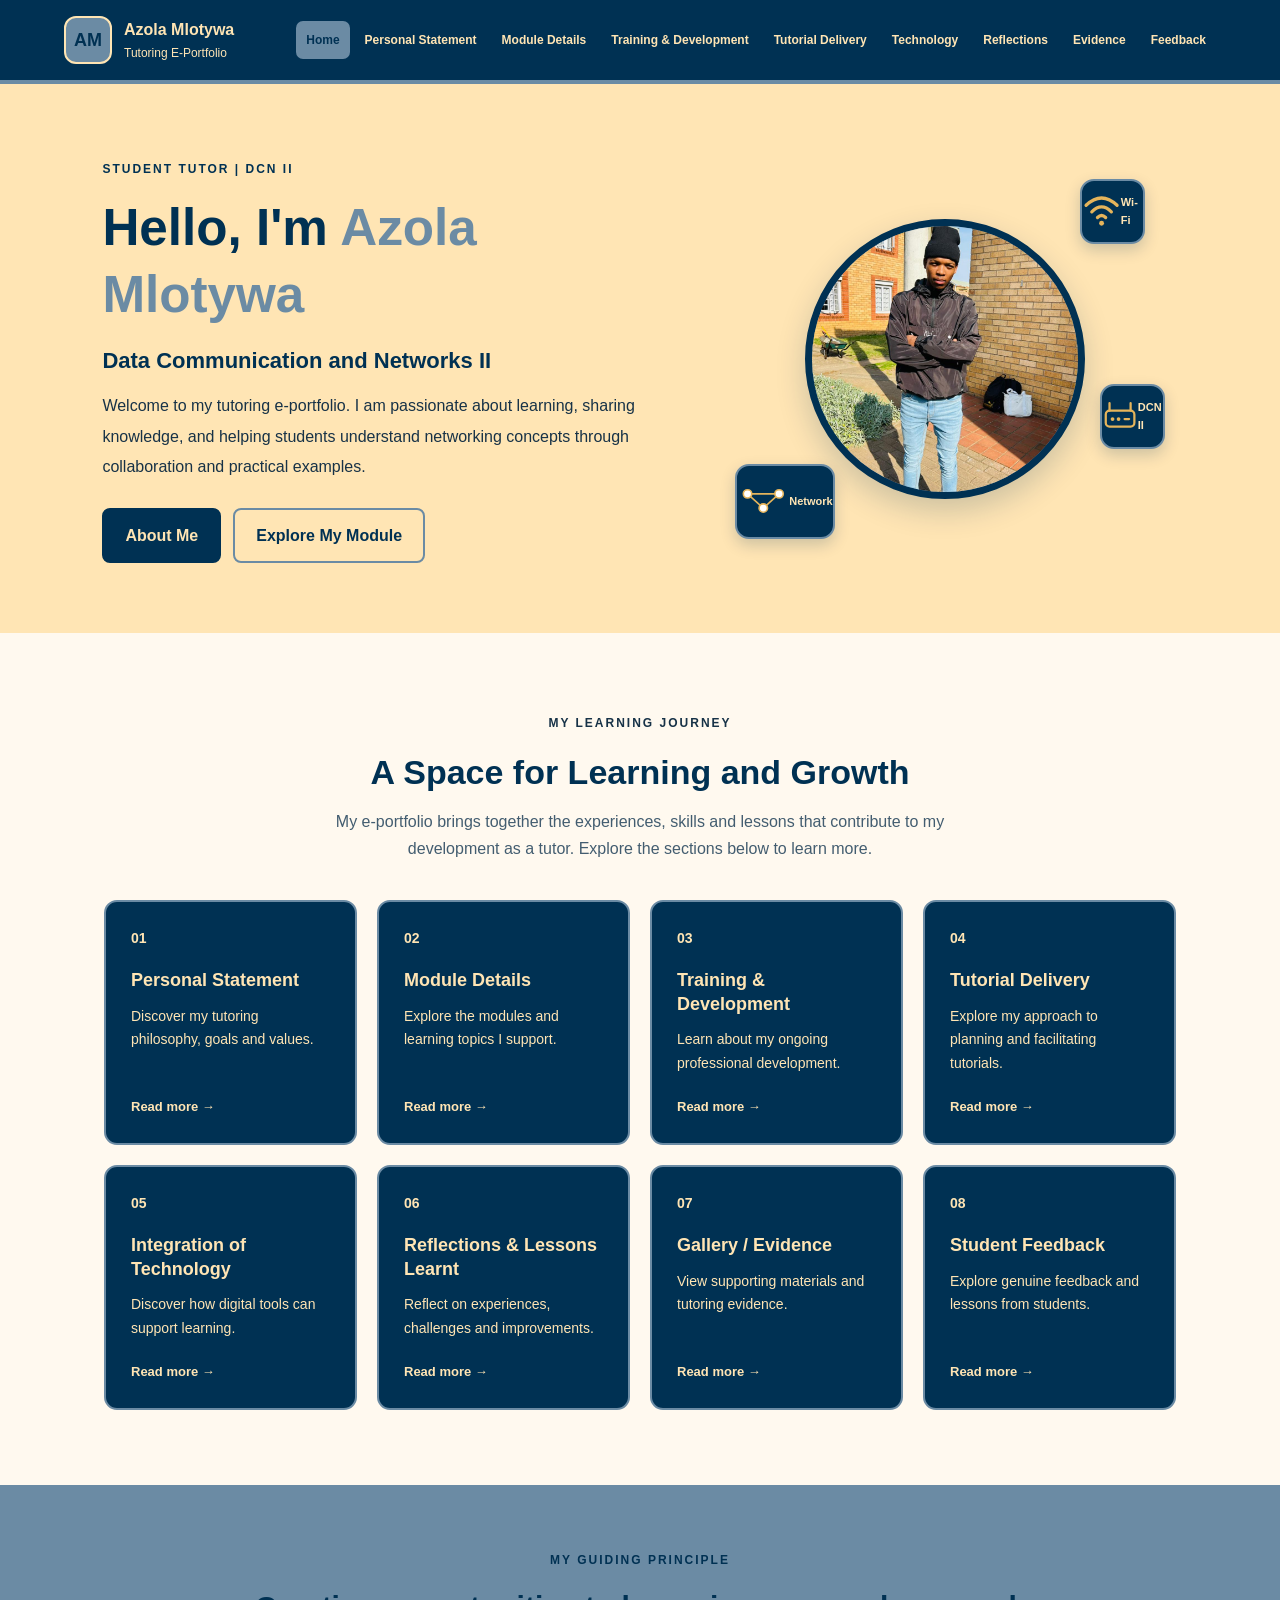
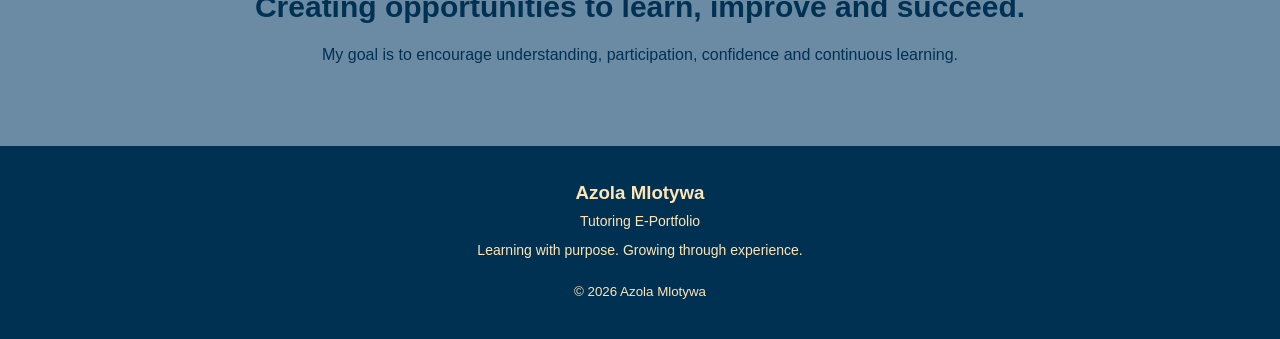
<file: index.html>
<!DOCTYPE html>
<html lang="en">
<head>
    <meta charset="UTF-8">
    <meta name="viewport" content="width=device-width, initial-scale=1.0">
    <title>Azola Mlotywa | Tutoring E-Portfolio</title>
    <link rel="stylesheet" href="css/style.css">
    <script src="js/script.js" defer></script>
</head>
<body>

    <header class="header">
        <a href="index.html" class="logo">
            <span class="logo-icon">AM</span>
            <span>
                <strong>Azola Mlotywa</strong>
                <small>Tutoring E-Portfolio</small>
            </span>
        </a>

        <button class="menu-button" id="menuButton" aria-expanded="false">
            ☰ Menu
        </button>

        <nav class="navigation" id="navigation">
            <a href="index.html" class="active">Home</a>
            <a href="personal.html">Personal Statement</a>
            <a href="modules.html">Module Details</a>
            <a href="training.html">Training &amp; Development</a>
            <a href="delivery.html">Tutorial Delivery</a>
            <a href="technology.html"> Technology</a>
            <a href="reflection.html">Reflections </a>
            <a href="gallery.html">Evidence</a>
            <a href="feedback.html">Feedback</a>
        </nav>
    </header>

    <main>
     <!-- HOME HERO SECTION -->
      <section class="hero">
        <div class="hero-content">

        <span class="hero-label">
            STUDENT TUTOR | DCN II
        </span>

        <h1>
            Hello, I'm <span>Azola Mlotywa</span>
        </h1>

        <h2>Data Communication and Networks II</h2>

        <p>
            Welcome to my tutoring e-portfolio. I am passionate
            about learning, sharing knowledge, and helping students
            understand networking concepts through collaboration
            and practical examples.
        </p>

        <div class="hero-buttons">
            <a href="personal.html" class="btn btn-primary">
                About Me
            </a>

            <a href="modules.html" class="btn btn-outline">
                Explore My Module
            </a>
        </div>

    </div>

    <!-- PROFILE PICTURE AND DCN DECORATIONS -->
<div class="hero-visual">

    <!-- Profile Picture -->
    <div class="profile-circle">
        <img src="images/profile.jpeg"
             alt="Azola Mlotywa">
</div>
<!-- Wi-Fi icon -->
<div class="network-icon wifi-icon">
     <svg viewBox="0 0 48 48" aria-hidden="true">
        <path d="M5 17 Q24 -1 43 17"
              fill="none" stroke="#e5b45b"
              stroke-width="4" stroke-linecap="round"/>
        <path d="M12 25 Q24 13 36 25"
              fill="none" stroke="#e5b45b"
              stroke-width="4" stroke-linecap="round"/>
        <path d="M19 32 Q24 27 29 32"
              fill="none" stroke="#e5b45b"
              stroke-width="4" stroke-linecap="round"/>
        <circle cx="24" cy="39" r="3" fill="#e5b45b"/>
    </svg>
    <small>Wi-Fi</small>
</div>

<!-- Connected network nodes -->
<div class="network-icon connection-icon">
    <svg viewBox="0 0 100 65" aria-hidden="true">
        <g stroke="#e5b45b" stroke-width="3">
            <line x1="20" y1="18" x2="50" y2="45"/>
            <line x1="80" y1="18" x2="50" y2="45"/>
            <line x1="20" y1="18" x2="80" y2="18"/>
        </g>
        <g fill="#ffffff" stroke="#e5b45b" stroke-width="3">
            <circle cx="20" cy="18" r="8"/>
            <circle cx="80" cy="18" r="8"/>
            <circle cx="50" cy="45" r="8"/>
        </g>
    </svg>
    <small>Network</small>
</div>

<!-- Router icon -->
<div class="network-icon router-icon">
    <svg viewBox="0 0 48 48" aria-hidden="true">
        <path d="M10 17 L10 7 M38 17 L38 7"
              stroke="#e5b45b" stroke-width="3"
              stroke-linecap="round"/>
        <rect x="5" y="17" width="38" height="21"
              rx="5" fill="none" stroke="#e5b45b"
              stroke-width="3"/>
        <circle cx="14" cy="28" r="2.5" fill="#e5b45b"/>
        <circle cx="22" cy="28" r="2.5" fill="#e5b45b"/>
        <path d="M30 28 L36 28"
              stroke="#e5b45b" stroke-width="3"
              stroke-linecap="round"/>
    </svg>
    <small>DCN II</small>
</div>
</section>


        <section class="welcome-section">
            <p class="eyebrow">MY LEARNING JOURNEY</p>
            <h2>A Space for Learning and Growth</h2>

            <p class="section-intro">
                My e-portfolio brings together the experiences, skills
                and lessons that contribute to my development as a tutor.
                Explore the sections below to learn more.
            </p>

            <div class="cards">
                <a href="personal.html" class="card">
                    <span class="card-icon">01</span>
                    <h3>Personal Statement</h3>
                    <p>Discover my tutoring philosophy, goals and values.</p>
                    <span class="card-link">Read more →</span>
                </a>

                <a href="modules.html" class="card">
                    <span class="card-icon">02</span>
                    <h3>Module Details</h3>
                    <p>Explore the modules and learning topics I support.</p>
                    <span class="card-link">Read more →</span>
                </a>

                <a href="training.html" class="card">
                    <span class="card-icon">03</span>
                    <h3>Training &amp; Development</h3>
                    <p>Learn about my ongoing professional development.</p>
                    <span class="card-link">Read more →</span>
                </a>

                <a href="delivery.html" class="card">
                    <span class="card-icon">04</span>
                    <h3>Tutorial Delivery</h3>
                    <p>Explore my approach to planning and facilitating tutorials.</p>
                    <span class="card-link">Read more →</span>
                </a>

                <a href="technology.html" class="card">
                    <span class="card-icon">05</span>
                    <h3>Integration of Technology</h3>
                    <p>Discover how digital tools can support learning.</p>
                    <span class="card-link">Read more →</span>
                </a>

                <a href="reflections.html" class="card">
                    <span class="card-icon">06</span>
                    <h3>Reflections &amp; Lessons Learnt</h3>
                    <p>Reflect on experiences, challenges and improvements.</p>
                    <span class="card-link">Read more →</span>
                </a>

                <a href="gallery.html" class="card">
                    <span class="card-icon">07</span>
                    <h3>Gallery / Evidence</h3>
                    <p>View supporting materials and tutoring evidence.</p>
                    <span class="card-link">Read more →</span>
                </a>

                <a href="sfeedback.html" class="card">
                    <span class="card-icon">08</span>
                    <h3>Student Feedback</h3>
                    <p>Explore genuine feedback and lessons from students.</p>
                    <span class="card-link">Read more →</span>
                </a>
            </div>
        </section>

        <section class="quote-section">
            <p class="eyebrow">MY GUIDING PRINCIPLE</p>
            <h2>Creating opportunities to learn, improve and succeed.</h2>
            <p>
                My goal is to encourage understanding, participation,
                confidence and continuous learning.
            </p>
        </section>
    </main>

    <footer class="footer">
        <h3>Azola Mlotywa</h3>
        <p>Tutoring E-Portfolio</p>
        <p>Learning with purpose. Growing through experience.</p>
        <small>&copy; 2026 Azola Mlotywa</small>
    </footer>

</body>
</html>
</file>
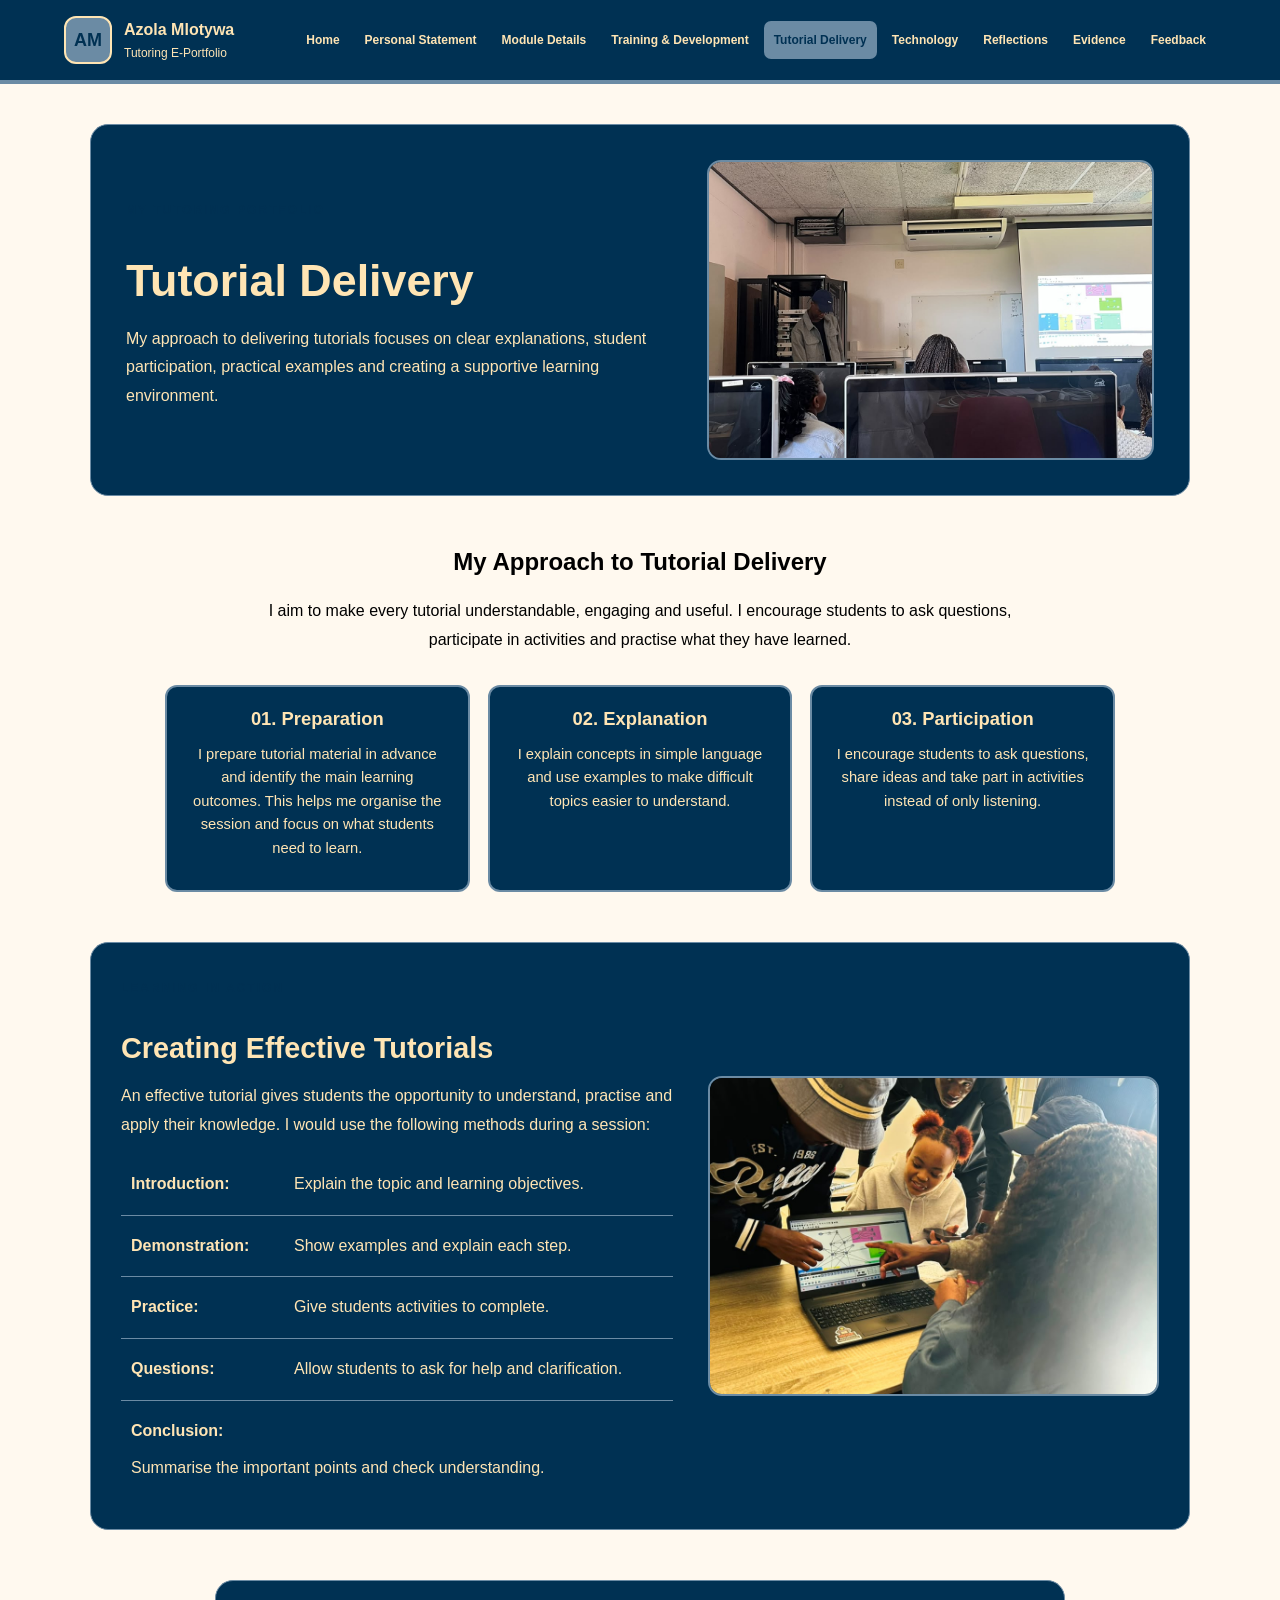
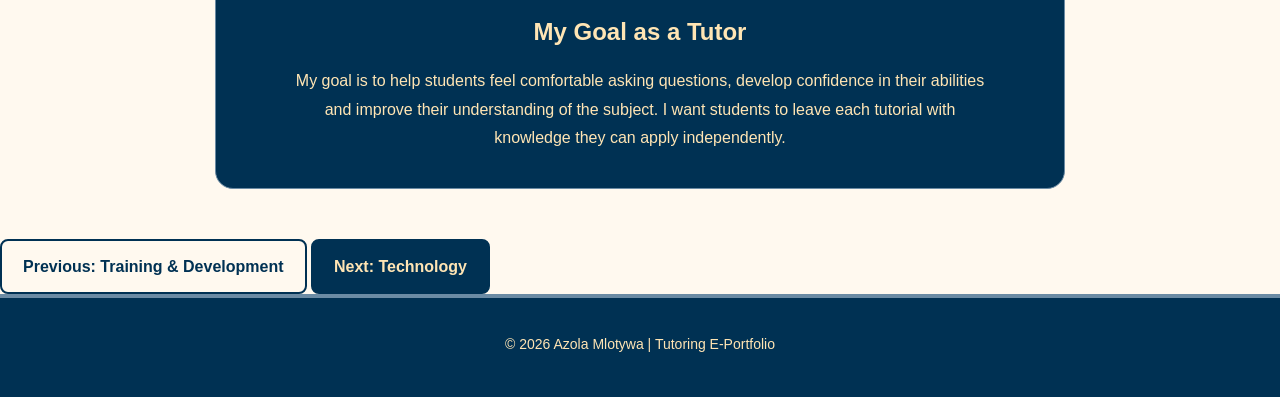
<file: delivery.html>
<!DOCTYPE html>
<html lang="en">
<head>
    <meta charset="UTF-8">
    <meta name="viewport" content="width=device-width, initial-scale=1.0">
    <title>Tutorial Delivery | Azola Mlotywa</title>
    <link rel="stylesheet" href="css/style.css">
</head>
<body>

    <header class="header">
        <a href="index.html" class="logo">
            <span class="logo-icon">AM</span>
            <span class="logo-text">
                <strong>Azola Mlotywa</strong>
                <small>Tutoring E-Portfolio</small>
            </span>
        </a>

        <nav class="navigation">
            <a href="index.html">Home</a>
            <a href="personal.html">Personal Statement</a>
            <a href="modules.html">Module Details</a>
            <a href="training.html">Training &amp; Development</a>
            <a href="delivery.html" class="active">Tutorial Delivery</a>
            <a href="technology.html">Technology</a>
            <a href="reflection.html">Reflections</a>
            <a href="gallery.html">Evidence</a>
            <a href="feedback.html">Feedback</a>
        </nav>
    </header>

    <main>
        <section class="delivery-hero">
            <div class="delivery-hero-text">
                <span class="eyebrow">MY TUTORING PORTFOLIO</span>

                <h1>Tutorial Delivery</h1>

                <p>
                    My approach to delivering tutorials focuses on clear
                    explanations, student participation, practical examples
                    and creating a supportive learning environment.
                </p>
            </div>

            <div class="delivery-hero-image">
                <img src="images/classroom.jpeg"
                     alt="A tutor helping students learn">
            </div>
        </section>

        
<section class="delivery-approach">
    <h2>My Approach to Tutorial Delivery</h2>

    <p>
        I aim to make every tutorial understandable, engaging and useful.
        I encourage students to ask questions, participate in activities
        and practise what they have learned.
    </p>

    <div class="card-grid">

        <article class="card">
            <h3>01. Preparation</h3>
            <p>
                I prepare tutorial material in advance and identify
                the main learning outcomes. This helps me organise
                the session and focus on what students need to learn.
            </p>
        </article>

        <article class="card">
            <h3>02. Explanation</h3>
            <p>
                I explain concepts in simple language and use examples
                to make difficult topics easier to understand.
            </p>
        </article>

        <article class="card">
            <h3>03. Participation</h3>
            <p>
                I encourage students to ask questions, share ideas
                and take part in activities instead of only listening.
            </p>
        </article>

    </div>
</section>


        <section class="delivery-practice">
            <div class="delivery-practice-text">
                <span class="eyebrow">LEARNING IN ACTION</span>

                <h2>Creating Effective Tutorials</h2>

                <p>
                    An effective tutorial gives students the opportunity
                    to understand, practise and apply their knowledge.
                    I would use the following methods during a session:
                </p>

                <ul class="module-list">
                    <li><strong>Introduction:</strong> Explain the topic and learning objectives.</li>
                    <li><strong>Demonstration:</strong> Show examples and explain each step.</li>
                    <li><strong>Practice:</strong> Give students activities to complete.</li>
                    <li><strong>Questions:</strong> Allow students to ask for help and clarification.</li>
                    <li><strong>Conclusion:</strong> Summarise the important points and check understanding.</li>
                </ul>
            </div>

            <div class="delivery-practice-image">
                <img src="images/study-room.jpeg"
                     alt="Students participating in a learning activity">
            </div>
        </section>

       
<section class="delivery-page-goal">
    <h2>My Goal as a Tutor</h2>

    <p>
        My goal is to help students feel comfortable asking questions,
        develop confidence in their abilities and improve their
        understanding of the subject. I want students to leave each
        tutorial with knowledge they can apply independently.
    </p>
</section>


        <div class="page-navigation">
            <a href="training.html" class="btn btn-secondary">
                Previous: Training &amp; Development
            </a>

            <a href="technology.html" class="btn btn-primary">
                Next: Technology
            </a>
        </div>
    </main>

    <footer class="footer">
        <p>&copy; 2026 Azola Mlotywa | Tutoring E-Portfolio</p>
    </footer>

    <script src="js/script.js"></script>
</body>
</html>
</file>
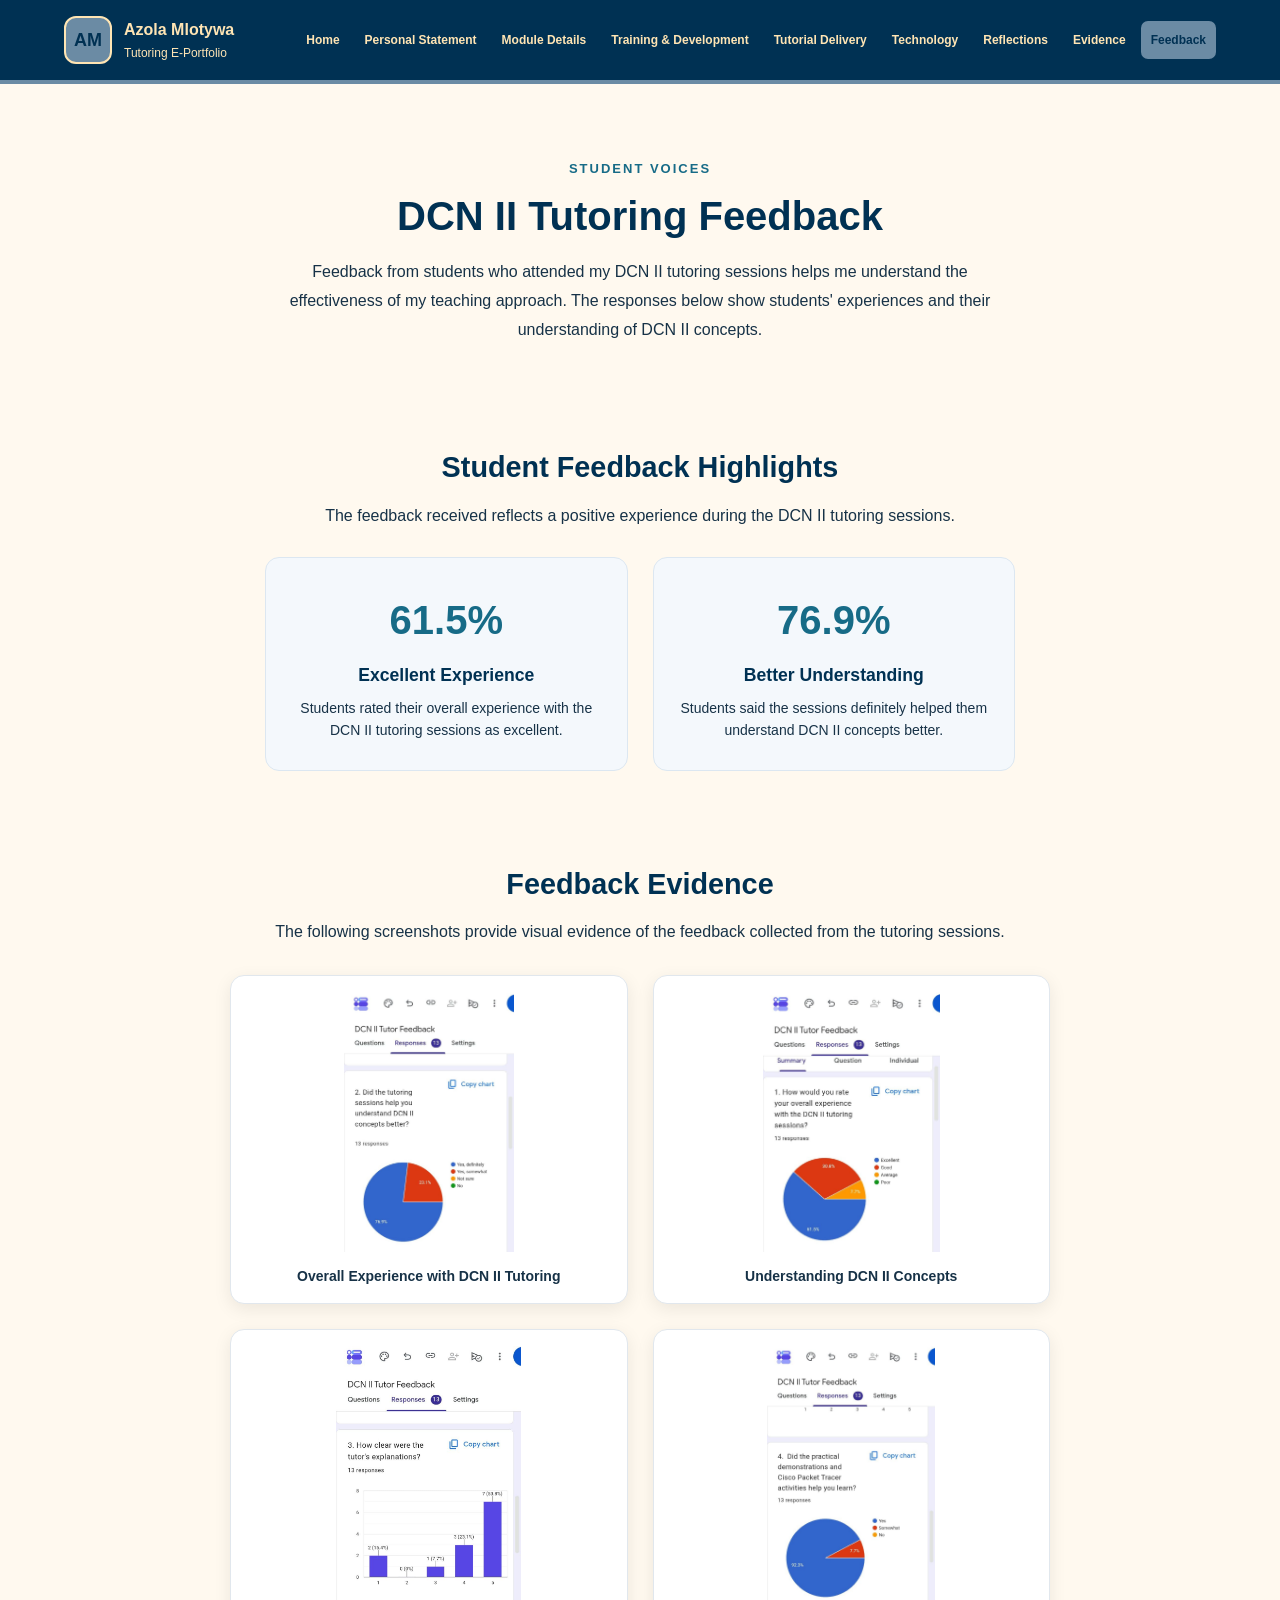
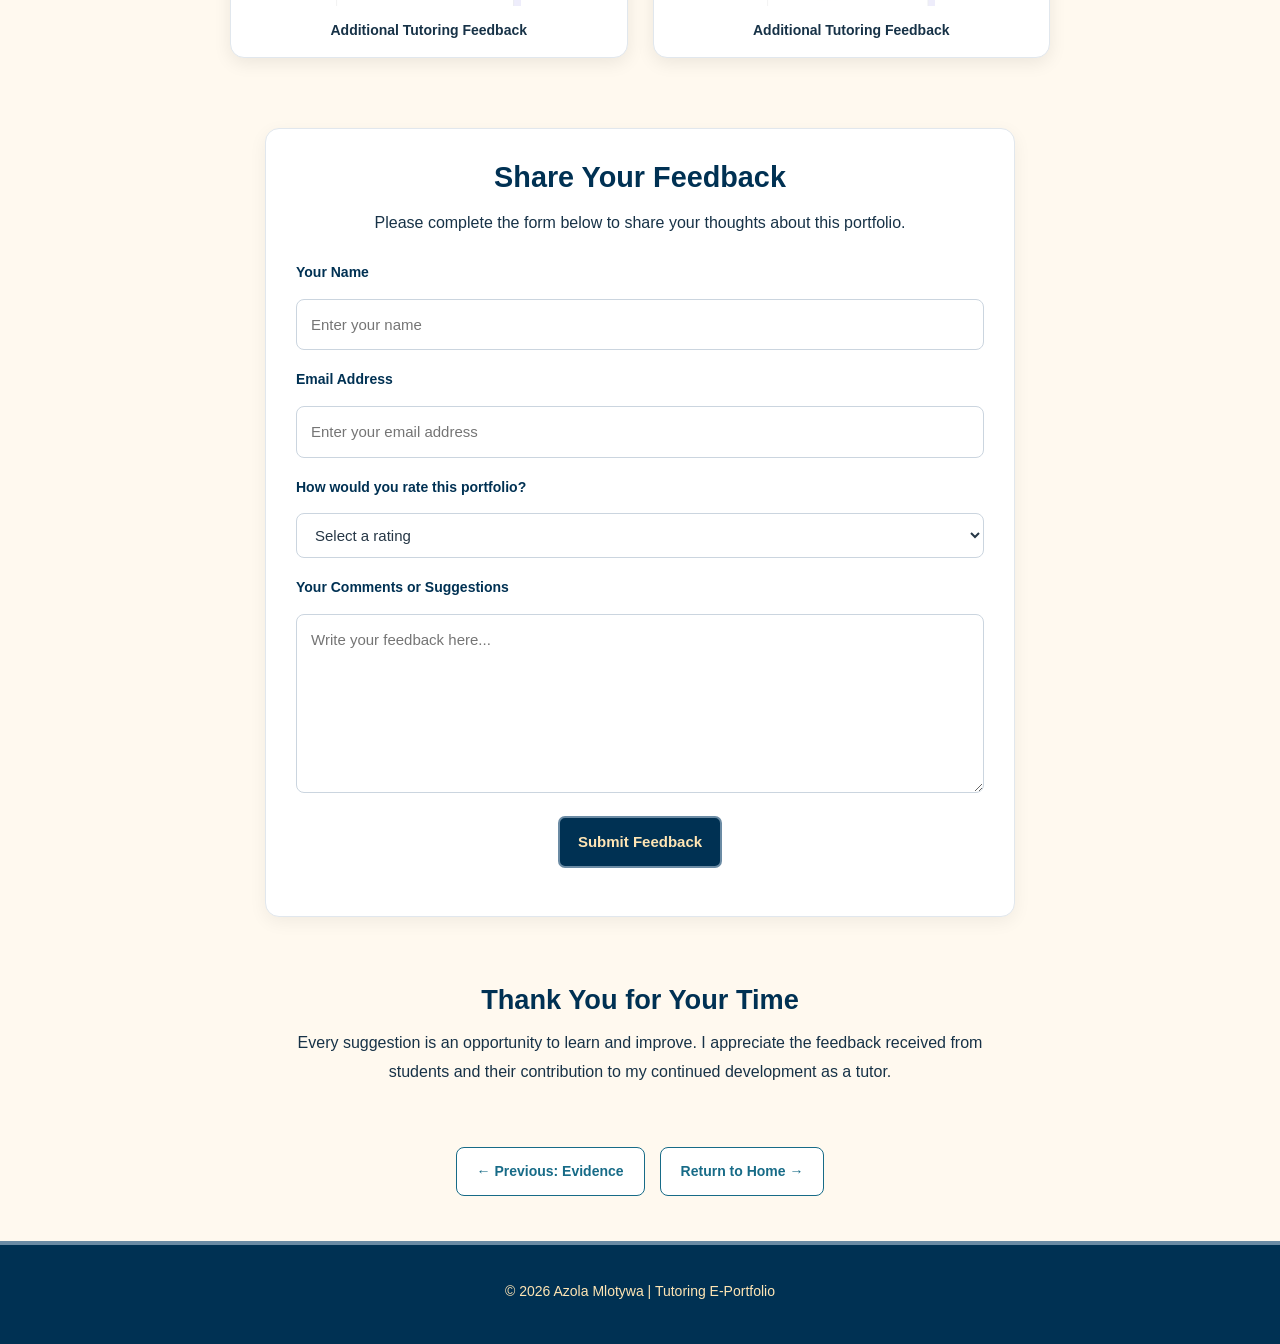
<file: feedback.html>
<!DOCTYPE html>
<html lang="en">
<head>
    <meta charset="UTF-8">
    <meta name="viewport" content="width=device-width, initial-scale=1.0">

    <title>Feedback | Azola Mlotywa</title>

    <link rel="stylesheet" href="css/style.css">
</head>

<body>

    <!-- HEADER -->
    <header class="header">

        <a href="index.html" class="logo">
            <span class="logo-icon">AM</span>

            <span class="logo-text">
                <strong>Azola Mlotywa</strong>
                <small>Tutoring E-Portfolio</small>
            </span>
        </a>

        <!-- NAVIGATION -->
        <nav class="navigation">
            <a href="index.html">Home</a>
            <a href="personal.html">Personal Statement</a>
            <a href="modules.html">Module Details</a>
            <a href="training.html">Training &amp; Development</a>
            <a href="delivery.html">Tutorial Delivery</a>
            <a href="technology.html">Technology</a>
            <a href="reflection.html">Reflections</a>
            <a href="gallery.html">Evidence</a>
            <a href="feedback.html" class="active">Feedback</a>
        </nav>

    </header>

    <main class="feedback-page">

        <!-- INTRODUCTION -->
        <section class="feedback-hero">

            <span class="feedback-label">STUDENT VOICES</span>

            <h1>DCN II Tutoring Feedback</h1>

            <p>
                Feedback from students who attended my DCN II tutoring
                sessions helps me understand the effectiveness of my
                teaching approach. The responses below show students'
                experiences and their understanding of DCN II concepts.
            </p>

        </section>

        <!-- FEEDBACK SUMMARY -->
        <section class="dcn-feedback-summary">

            <h2>Student Feedback Highlights</h2>

            <p class="dcn-feedback-intro">
                The feedback received reflects a positive experience
                during the DCN II tutoring sessions.
            </p>

            <div class="dcn-feedback-stats">

                <article class="dcn-stat-card">
                    <span class="dcn-stat-number">61.5%</span>
                    <h3>Excellent Experience</h3>
                    <p>
                        Students rated their overall experience with
                        the DCN II tutoring sessions as excellent.
                    </p>
                </article>

                <article class="dcn-stat-card">
                    <span class="dcn-stat-number">76.9%</span>
                    <h3>Better Understanding</h3>
                    <p>
                        Students said the sessions definitely helped
                        them understand DCN II concepts better.
                    </p>
                </article>

            </div>
        </section>

        <!-- FOUR FEEDBACK SCREENSHOTS -->
        <section class="dcn-feedback-evidence">

            <h2>Feedback Evidence</h2>

            <p class="dcn-feedback-intro">
                The following screenshots provide visual evidence
                of the feedback collected from the tutoring sessions.
            </p>

            <div class="dcn-feedback-gallery">

                <figure class="dcn-feedback-card">
                    <img
                        src="images/feedback1.jpeg"
                        alt="First screenshot of DCN II tutoring feedback"
                        loading="lazy">

                    <figcaption>
                        Overall Experience with DCN II Tutoring
                    </figcaption>
                </figure>

                <figure class="dcn-feedback-card">
                    <img
                        src="images/feedback2.jpeg"
                        alt="Second screenshot showing student understanding of DCN II"
                        loading="lazy">

                    <figcaption>
                        Understanding DCN II Concepts
                    </figcaption>
                </figure>

                <figure class="dcn-feedback-card">
                    <img
                        src="images/feedback3.jpeg"
                        alt="Third screenshot of DCN II tutoring feedback results"
                        loading="lazy">

                    <figcaption>
                        Additional Tutoring Feedback
                    </figcaption>
                </figure>

                <figure class="dcn-feedback-card">
                    <img
                        src="images/feedback4.jpeg"
                        alt="Fourth screenshot of DCN II tutoring feedback results"
                        loading="lazy">

                    <figcaption>
                        Additional Tutoring Feedback
                    </figcaption>
                </figure>

            </div>

        </section>

        <!-- FEEDBACK FORM -->
        <section class="feedback-form-section">

            <h2>Share Your Feedback</h2>

            <p class="feedback-description">
                Please complete the form below to share your thoughts
                about this portfolio.
            </p>

            <form id="portfolioFeedbackForm" class="portfolio-feedback-form">

                <div class="feedback-form-group">
                    <label for="visitorName">Your Name</label>

                    <input
                        type="text"
                        id="visitorName"
                        name="visitorName"
                        placeholder="Enter your name">
                </div>

                <div class="feedback-form-group">
                    <label for="visitorEmail">Email Address</label>

                    <input
                        type="email"
                        id="visitorEmail"
                        name="visitorEmail"
                        placeholder="Enter your email address">
                </div>

                <div class="feedback-form-group">
                    <label for="portfolioRating">
                        How would you rate this portfolio?
                    </label>

                    <select id="portfolioRating" name="portfolioRating" required>
                        <option value="">Select a rating</option>
                        <option value="Excellent">Excellent</option>
                        <option value="Good">Good</option>
                        <option value="Average">Average</option>
                        <option value="Needs Improvement">Needs Improvement</option>
                    </select>
                </div>

                <div class="feedback-form-group">
                    <label for="portfolioComments">
                        Your Comments or Suggestions
                    </label>

                    <textarea
                        id="portfolioComments"
                        name="portfolioComments"
                        rows="6"
                        placeholder="Write your feedback here..."
                        required></textarea>
                </div>

                <button type="submit" class="feedback-submit-button">
                    Submit Feedback
                </button>

                <p id="feedbackMessage"
                   class="feedback-message"
                   role="status"
                   aria-live="polite"></p>

            </form>

        </section>

        <!-- THANK YOU SECTION -->
        <section class="feedback-thank-you">

            <h2>Thank You for Your Time</h2>

            <p>
                Every suggestion is an opportunity to learn and improve.
                I appreciate the feedback received from students and
                their contribution to my continued development as a tutor.
            </p>

        </section>

        <!-- PAGE NAVIGATION -->
        <div class="feedback-navigation">

            <a href="gallery.html" class="feedback-page-button">
                &larr; Previous: Evidence
            </a>

            <a href="index.html" class="feedback-page-button">
                Return to Home &rarr;
            </a>

        </div>

    </main>

    <!-- FOOTER -->
    <footer class="footer">
        <p>&copy; 2026 Azola Mlotywa | Tutoring E-Portfolio</p>
    </footer>

    <!-- SCREENSHOT STYLING -->
    <style>
        .dcn-feedback-summary,
        .dcn-feedback-evidence {
            max-width: 1100px;
            margin: 45px auto;
            padding: 25px;
            text-align: center;
        }

        .dcn-feedback-summary h2,
        .dcn-feedback-evidence h2 {
            margin-bottom: 15px;
        }

        .dcn-feedback-intro {
            max-width: 780px;
            margin: 0 auto 28px;
            line-height: 1.7;
        }

        .dcn-feedback-stats {
            display: grid;
            grid-template-columns: repeat(2, minmax(0, 1fr));
            gap: 25px;
            margin-top: 25px;
        }

        .dcn-stat-card {
            padding: 28px 22px;
            border-radius: 14px;
            background: #f4f8fc;
            border: 1px solid #dce7f1;
        }

        .dcn-stat-number {
            display: block;
            font-size: 2.5rem;
            font-weight: 700;
            color: #176b87;
            margin-bottom: 10px;
        }

        .dcn-stat-card h3 {
            margin-bottom: 10px;
        }

        .dcn-stat-card p {
            line-height: 1.6;
        }

        .dcn-feedback-gallery {
            display: grid;
            grid-template-columns: repeat(2, minmax(0, 1fr));
            gap: 25px;
            margin-top: 30px;
        }

        .dcn-feedback-card {
            margin: 0;
            padding: 16px;
            background: #ffffff;
            border: 1px solid #e1e7ed;
            border-radius: 14px;
            box-shadow: 0 5px 18px rgba(0, 0, 0, 0.08);
        }

        .dcn-feedback-card img {
            display: block;
            width: 100%;
            height: auto;
            border-radius: 8px;
        }

        .dcn-feedback-card figcaption {
            margin-top: 14px;
            font-weight: 600;
            line-height: 1.5;
        }

        @media (max-width: 700px) {
            .dcn-feedback-stats,
            .dcn-feedback-gallery {
                grid-template-columns: 1fr;
            }

            .dcn-feedback-summary,
            .dcn-feedback-evidence {
                padding: 15px;
            }

            .dcn-stat-number {
                font-size: 2rem;
            }
        }
    </style>

    <script src="js/script.js"></script>

</body>
</html>
</file>
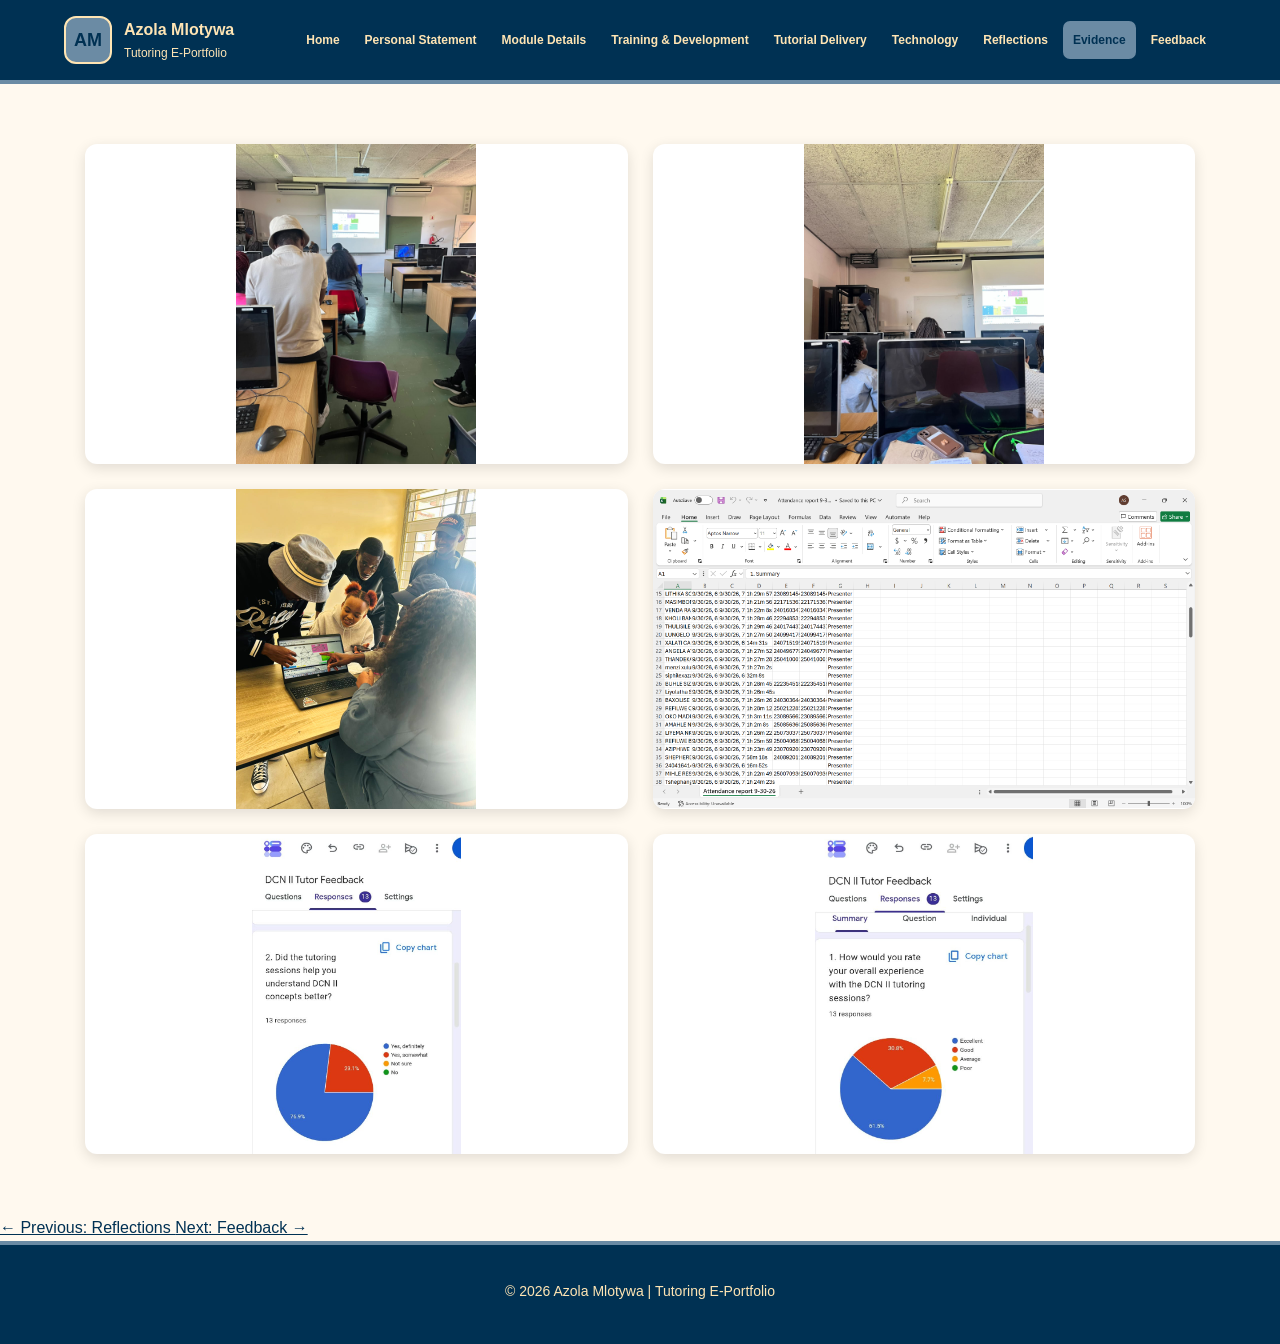
<file: gallery.html>
<!DOCTYPE html>
<html lang="en">
<head>
    <meta charset="UTF-8">
    <meta name="viewport" content="width=device-width, initial-scale=1.0">
    <title>Evidence | Azola Mlotywa</title>
    <link rel="stylesheet" href="css/style.css">

    <style>
        .evidence-gallery {
            max-width: 1150px;
            margin: 40px auto;
            padding: 20px;
            display: grid;
            grid-template-columns: repeat(2, minmax(0, 1fr));
            gap: 25px;
        }

        .evidence-gallery img {
            display: block;
            width: 100%;
            height: 320px;
            object-fit: contain;
            background: white;
            border-radius: 12px;
            box-shadow: 0 4px 14px rgba(0, 0, 0, 0.12);
        }

        @media (max-width: 650px) {
            .evidence-gallery {
                grid-template-columns: 1fr;
                padding: 15px;
            }

            .evidence-gallery img {
                height: auto;
                max-height: 350px;
            }
        }
    </style>
</head>

<body>

<header class="header">
    <a href="index.html" class="logo">
        <span class="logo-icon">AM</span>
        <span class="logo-text">
            <strong>Azola Mlotywa</strong>
            <small>Tutoring E-Portfolio</small>
        </span>
    </a>

    <nav class="navigation">
        <a href="index.html">Home</a>
        <a href="personal.html">Personal Statement</a>
        <a href="modules.html">Module Details</a>
        <a href="training.html">Training &amp; Development</a>
        <a href="delivery.html">Tutorial Delivery</a>
        <a href="technology.html">Technology</a>
        <a href="reflections.html">Reflections</a>
        <a href="gallery.html" class="active">Evidence</a>
        <a href="feedback.html">Feedback</a>
    </nav>
</header>

<main class="gallery-page">

    <div class="evidence-gallery">

        <img src="images/clasroom2.jpeg"
             alt="Classroom evidence">

        <img src="images/classroom.jpeg"
             alt="Classroom evidence">

        <img src="images/study-room.jpeg"
             alt="Study evidence">

        <img src="images/register.jpeg"
             alt="Register evidence">

        <img src="images/feedback1.jpeg"
             alt="Student feedback evidence">

        <img src="images/feedback2.jpeg"
             alt="Student feedback results">

    </div>

    <div class="gallery-navigation">
        <a href="reflections.html" class="gallery-button">
            &larr; Previous: Reflections
        </a>

        <a href="feedback.html" class="gallery-button">
            Next: Feedback &rarr;
        </a>
    </div>

</main>

<footer class="footer">
    <p>&copy; 2026 Azola Mlotywa | Tutoring E-Portfolio</p>
</footer>

<script src="js/script.js"></script>

</body>
</html>
</file>
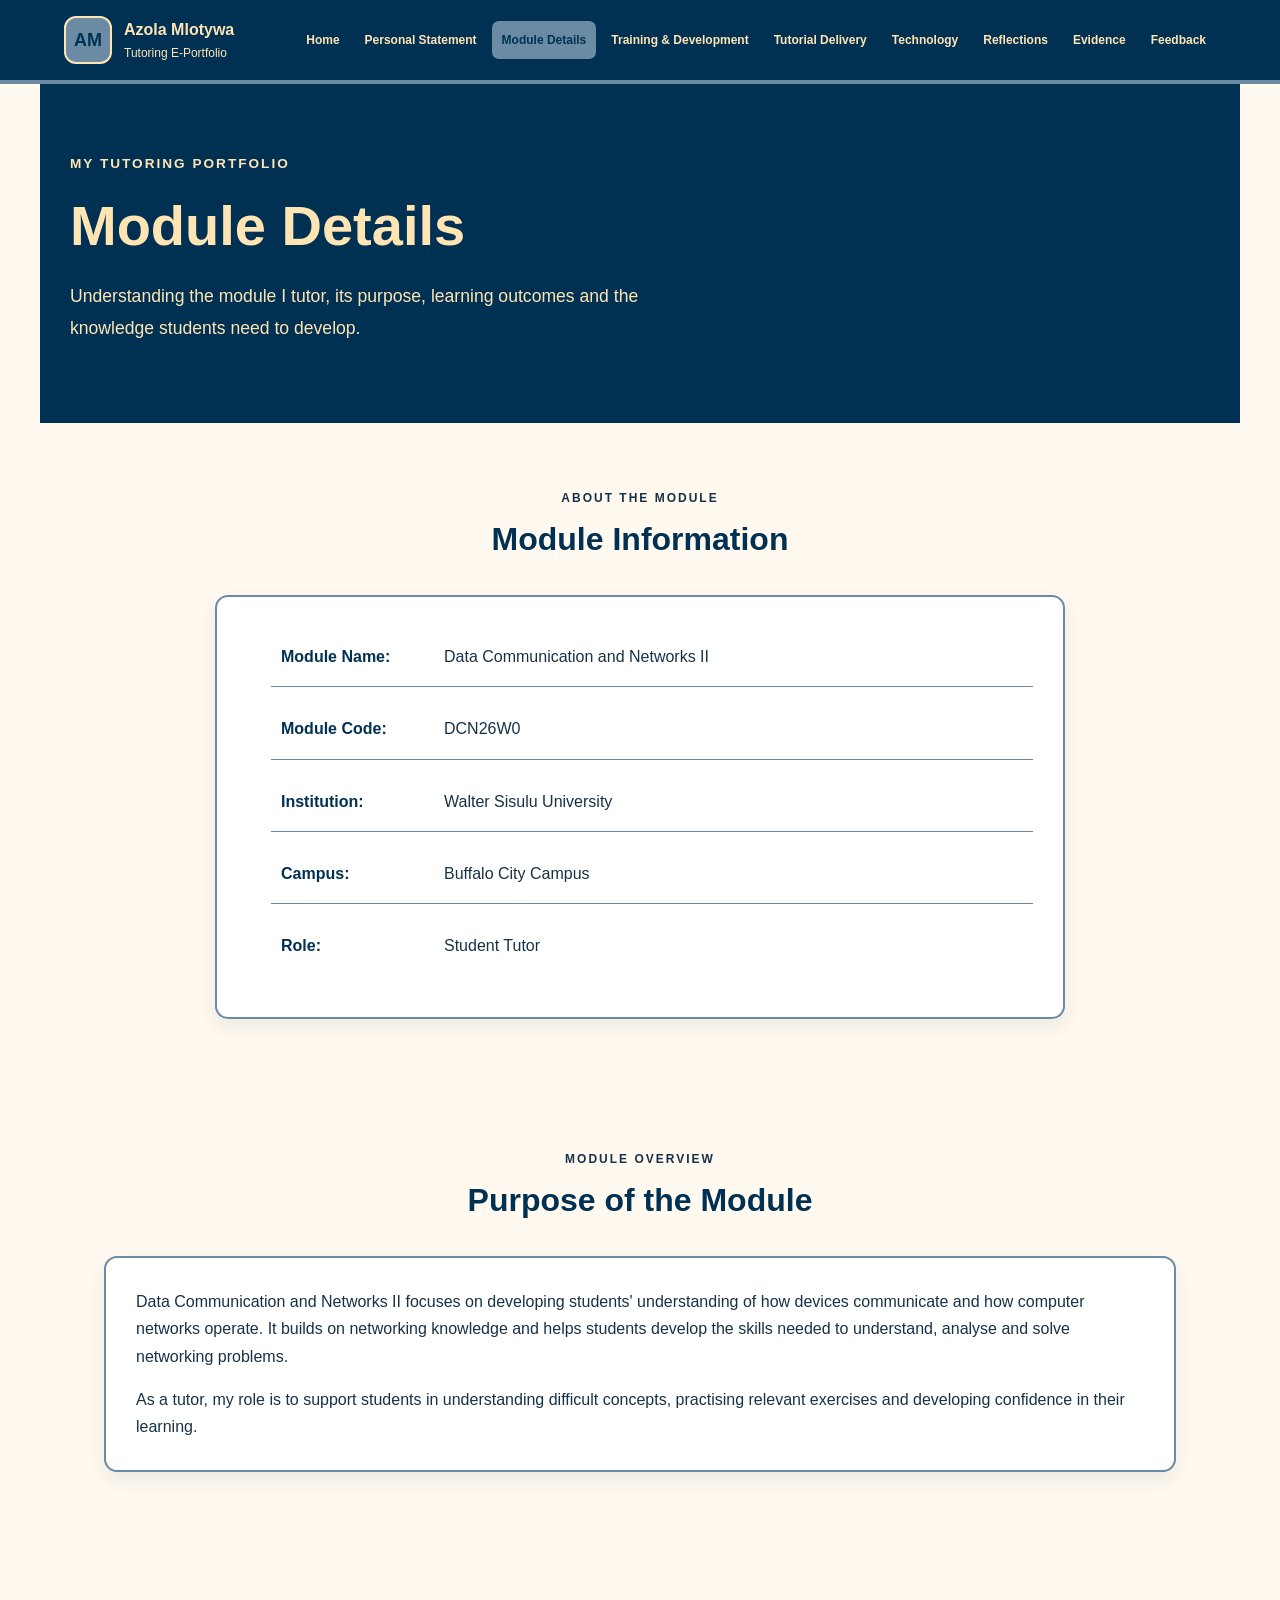
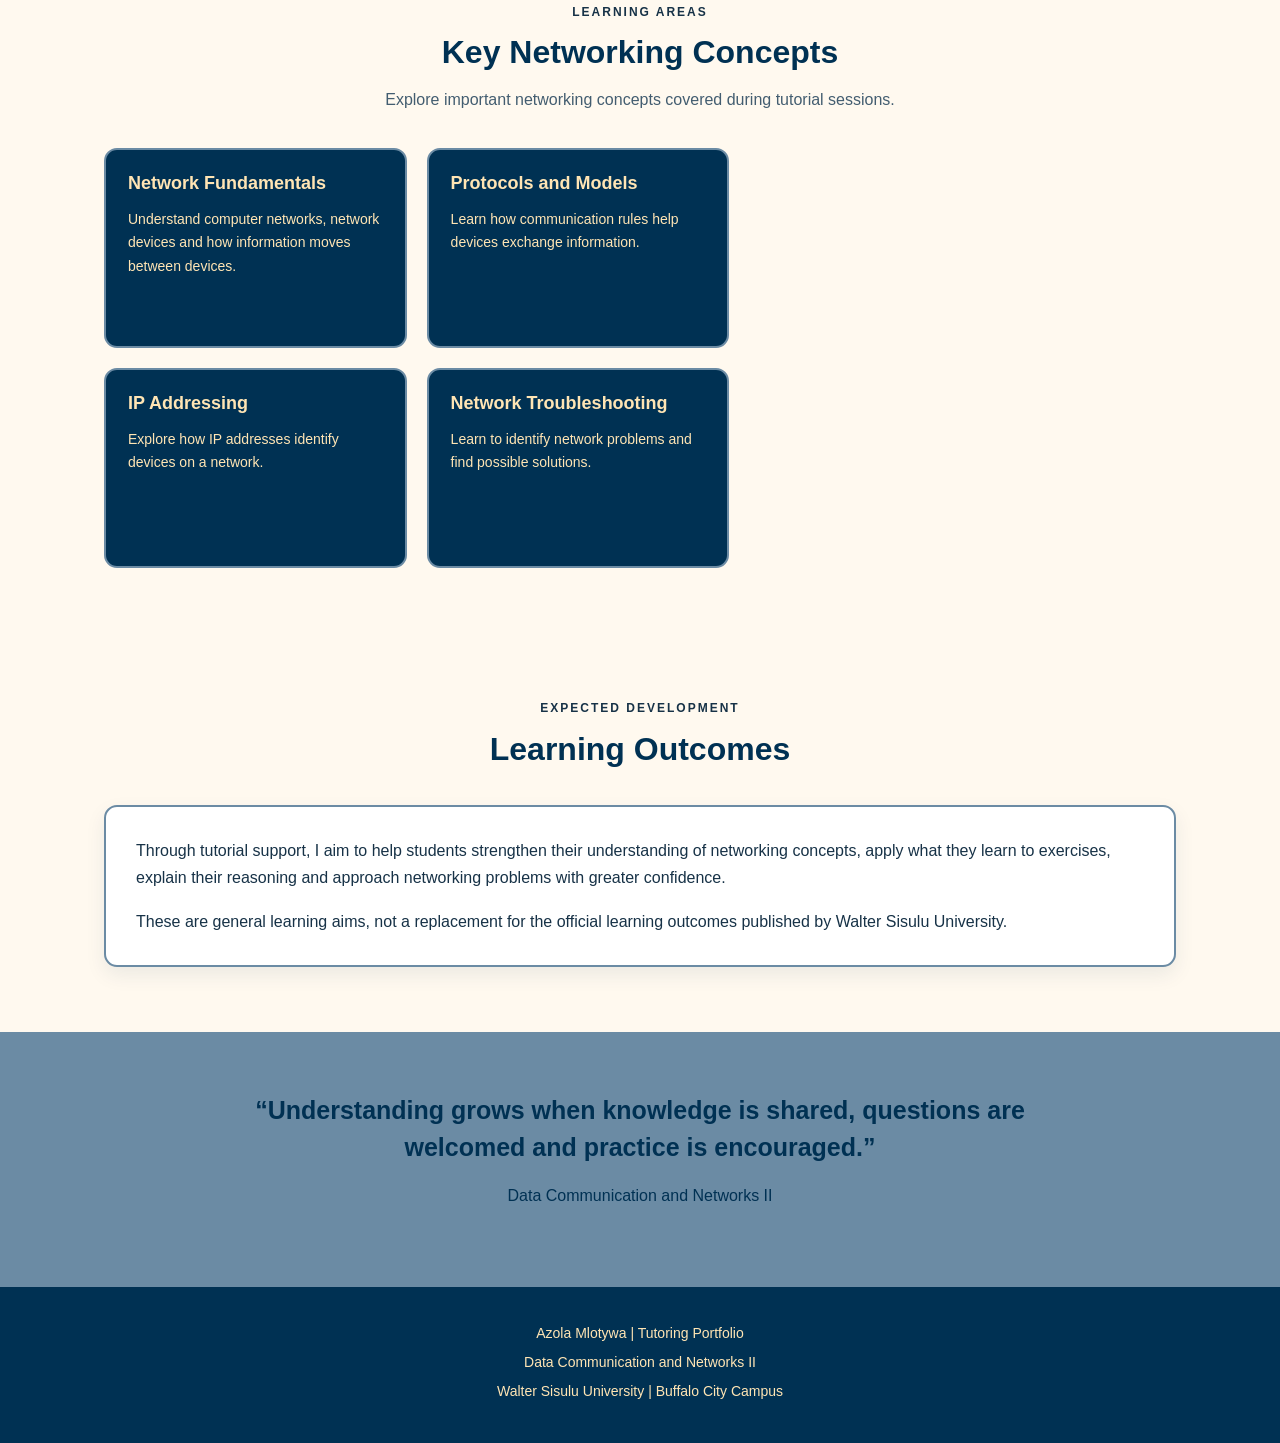
<file: modules.html>
<!DOCTYPE html>
<html lang="en">
<head>
    <meta charset="UTF-8">
    <meta name="viewport" content="width=device-width, initial-scale=1.0">
    <title>Module Details | Azola Mlotywa</title>
    <link rel="stylesheet" href="css/style.css">
    <script src="js/script.js" defer></script>
</head>
<body>

    <!-- HEADER -->
    <header class="header">
        <a href="index.html" class="logo">
            <span class="logo-icon">AM</span>
            <span>
                <strong>Azola Mlotywa</strong>
                <small>Tutoring E-Portfolio</small>
            </span>
        </a>

        <nav class="navigation" id="navigation">
            <a href="index.html">Home</a>
            <a href="personal.html">Personal Statement</a>
            <a href="modules.html" class="active">Module Details</a>
            <a href="training.html">Training &amp; Development</a>
            <a href="delivery.html">Tutorial Delivery</a>
            <a href="technology.html">Technology</a>
            <a href="reflection.html">Reflections</a>
            <a href="gallery.html">Evidence</a>
            <a href="feedback.html">Feedback</a>
        </nav>

        <button class="menu-button" id="menuButton"
                aria-label="Toggle navigation"
                aria-controls="navigation"
                aria-expanded="false">
            ☰
        </button>
    </header>

    <main>

        <!-- MODULE HERO -->
        <section class="modules-hero">
            <div class="modules-hero-text">
                <span class="eyebrow">MY TUTORING PORTFOLIO</span>

                <h1>Module Details</h1>

                <p>
                    Understanding the module I tutor, its purpose, learning
                    outcomes and the knowledge students need to develop.
                </p>
            </div>
        </section>

        <!-- MODULE INFORMATION -->
        <section class="section">
            <div class="section-heading">
                <p class="section-label">ABOUT THE MODULE</p>
                <h2>Module Information</h2>
            </div>

            <div class="content-panel module-information">
                <ul class="module-list">
                    <li>
                        <strong>Module Name:</strong>
                        <span>Data Communication and Networks II</span>
                    </li>

                    <li>
                        <strong>Module Code:</strong>
                        <span>DCN26W0</span>
                    </li>

                    <li>
                        <strong>Institution:</strong>
                        <span>Walter Sisulu University</span>
                    </li>

                    <li>
                        <strong>Campus:</strong>
                        <span>Buffalo City Campus</span>
                    </li>

                    <li>
                        <strong>Role:</strong>
                        <span>Student Tutor</span>
                    </li>
                </ul>
            </div>
        </section>

        <!-- MODULE PURPOSE -->
        <section class="section">
            <div class="section-heading">
                <p class="section-label">MODULE OVERVIEW</p>
                <h2>Purpose of the Module</h2>
            </div>

            <div class="content-panel">
                <p>
                    Data Communication and Networks II focuses on
                    developing students' understanding of how devices
                    communicate and how computer networks operate.
                    It builds on networking knowledge and helps students
                    develop the skills needed to understand, analyse
                    and solve networking problems.
                </p>

                <p>
                    As a tutor, my role is to support students in
                    understanding difficult concepts, practising
                    relevant exercises and developing confidence in
                    their learning.
                </p>
            </div>
        </section>

        <!-- LEARNING AREAS -->
        <section class="section learning-section">
            <div class="section-heading">
                <p class="section-label">LEARNING AREAS</p>
                <h2>Key Networking Concepts</h2>
                <p>
                    Explore important networking concepts covered
                    during tutorial sessions.
                </p>
            </div>

            <div class="learning-layout">

                <!-- LEARNING CONCEPT CARDS -->
                <div class="learning-cards">

                    <article class="card">
                        <h3>Network Fundamentals</h3>
                        <p>
                            Understand computer networks, network devices
                            and how information moves between devices.
                        </p>
                    </article>

                    <article class="card">
                        <h3>Protocols and Models</h3>
                        <p>
                            Learn how communication rules help devices
                            exchange information.
                        </p>
                    </article>

                    <article class="card">
                        <h3>IP Addressing</h3>
                        <p>
                            Explore how IP addresses identify devices
                            on a network.
                        </p>
                    </article>

                    <article class="card">
                        <h3>Network Troubleshooting</h3>
                        <p>
                            Learn to identify network problems
                            and find possible solutions.
                        </p>
                    </article>

                </div>

            </div>
        </section>

        <!-- LEARNING OUTCOMES -->
        <section class="section">
            <div class="section-heading">
                <p class="section-label">EXPECTED DEVELOPMENT</p>
                <h2>Learning Outcomes</h2>
            </div>

            <div class="content-panel">
                <p>
                    Through tutorial support, I aim to help students
                    strengthen their understanding of networking
                    concepts, apply what they learn to exercises,
                    explain their reasoning and approach networking
                    problems with greater confidence.
                </p>

                <p>
                    These are general learning aims, not a replacement
                    for the official learning outcomes published by
                    Walter Sisulu University.
                </p>
            </div>
        </section>

        <!-- CLOSING MESSAGE -->
        <section class="quote-section">
            <blockquote>
                “Understanding grows when knowledge is shared,
                questions are welcomed and practice is encouraged.”
            </blockquote>

            <p>Data Communication and Networks II</p>
        </section>

    </main>

    <!-- FOOTER -->
    <footer class="footer">
        <p>Azola Mlotywa | Tutoring Portfolio</p>
        <p>Data Communication and Networks II</p>
        <p>Walter Sisulu University | Buffalo City Campus</p>
    </footer>

</body>
</html>
</file>
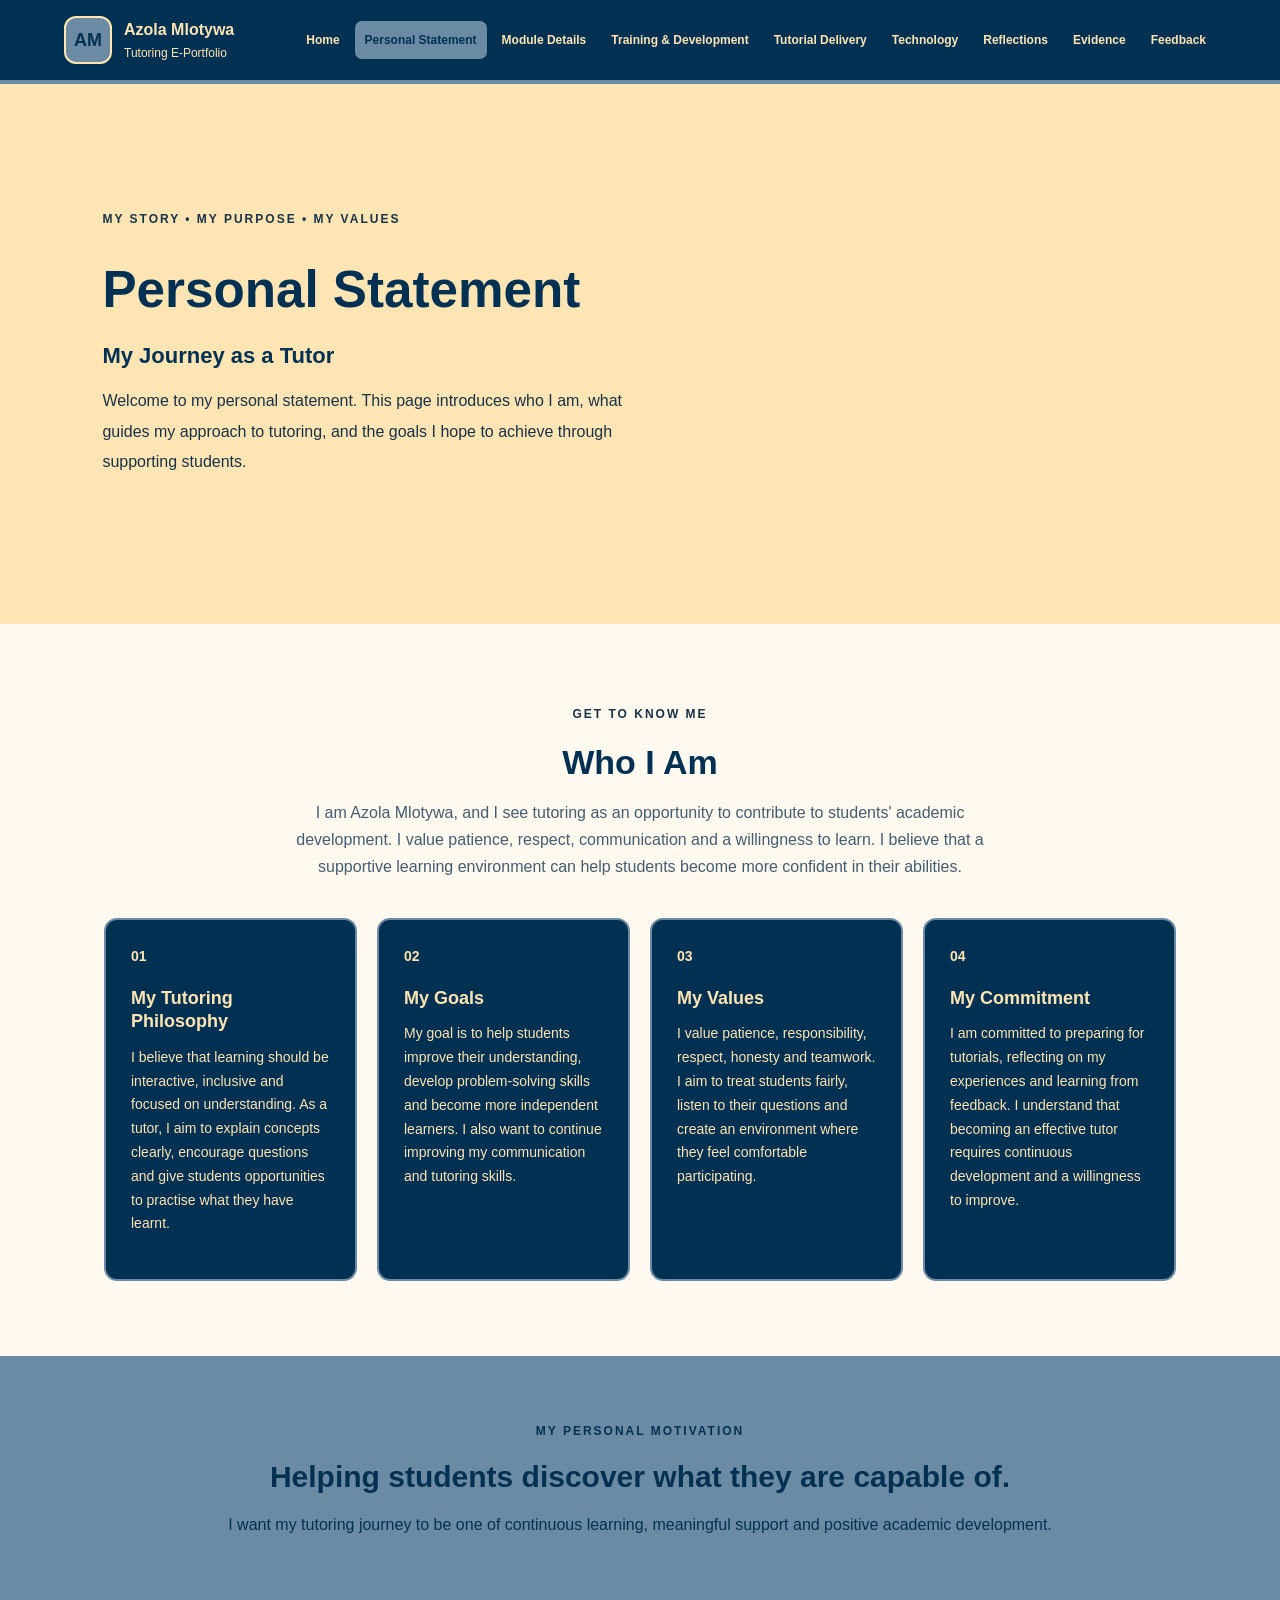
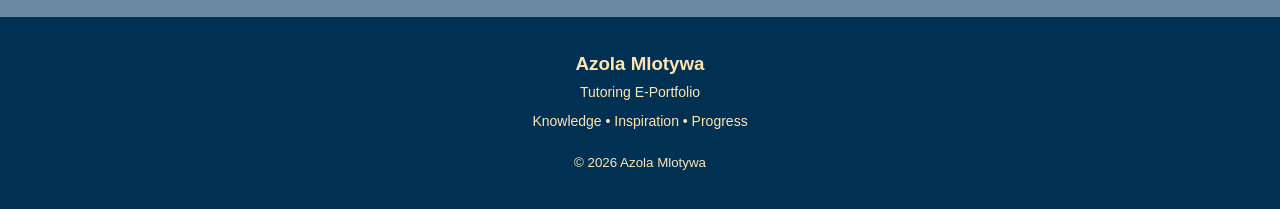
<file: personal.html>
<!DOCTYPE html>
<html lang="en">
<head>
    <meta charset="UTF-8">
    <meta name="viewport" content="width=device-width, initial-scale=1.0">
    <title>Personal Statement | Azola Mlotywa</title>
    <link rel="stylesheet" href="css/style.css">
    <script src="js/script.js" defer></script>
</head>
<body>

    <header class="header">
        <a href="index.html" class="logo">
            <span class="logo-icon">AM</span>
            <span>
                <strong>Azola Mlotywa</strong>
                <small>Tutoring E-Portfolio</small>
            </span>
        </a>

        <button class="menu-button" id="menuButton"
                aria-expanded="false" aria-controls="navigation">
            ☰ Menu
        </button>

       
        <nav class="navigation" id="navigation">
            <a href="index.html">Home</a>
            <a href="personal.html" class="active">Personal Statement</a>
            <a href="module.html">Module Details</a>
            <a href="training.html">Training &amp; Development</a>
            <a href="delivery.html">Tutorial Delivery</a>
            <a href="technology.html"> Technology</a>
            <a href="reflection.html">Reflections </a>
            <a href="gallery.html">Evidence</a>
            <a href="feedback.html">Feedback</a>
        </nav>
    </header>

    <main>
        <section class="hero">
            <div class="hero-content">
                <p class="eyebrow">MY STORY • MY PURPOSE • MY VALUES</p>

                <h1>Personal Statement</h1>

                <h2>My Journey as a Tutor</h2>

                <p class="intro">
                    Welcome to my personal statement. This page introduces
                    who I am, what guides my approach to tutoring, and the
                    goals I hope to achieve through supporting students.
                </p>
            </div>
        </section>

        <section class="welcome-section">
            <p class="eyebrow">GET TO KNOW ME</p>

            <h2>Who I Am</h2>

            <p class="section-intro">
                I am Azola Mlotywa, and I see tutoring as an opportunity
                to contribute to students' academic development. I value
                patience, respect, communication and a willingness to learn.
                I believe that a supportive learning environment can help
                students become more confident in their abilities.
            </p>

            <div class="cards">
                <article class="card">
                    <span class="card-icon">01</span>
                    <h3>My Tutoring Philosophy</h3>
                    <p>
                        I believe that learning should be interactive,
                        inclusive and focused on understanding. As a tutor,
                        I aim to explain concepts clearly, encourage questions
                        and give students opportunities to practise what
                        they have learnt.
                    </p>
                </article>

                <article class="card">
                    <span class="card-icon">02</span>
                    <h3>My Goals</h3>
                    <p>
                        My goal is to help students improve their understanding,
                        develop problem-solving skills and become more
                        independent learners. I also want to continue improving
                        my communication and tutoring skills.
                    </p>
                </article>

                <article class="card">
                    <span class="card-icon">03</span>
                    <h3>My Values</h3>
                    <p>
                        I value patience, responsibility, respect, honesty
                        and teamwork. I aim to treat students fairly, listen
                        to their questions and create an environment where
                        they feel comfortable participating.
                    </p>
                </article>

                <article class="card">
                    <span class="card-icon">04</span>
                    <h3>My Commitment</h3>
                    <p>
                        I am committed to preparing for tutorials, reflecting
                        on my experiences and learning from feedback. I
                        understand that becoming an effective tutor requires
                        continuous development and a willingness to improve.
                    </p>
                </article>
            </div>
        </section>

        <section class="quote-section">
            <p class="eyebrow">MY PERSONAL MOTIVATION</p>

            <h2>Helping students discover what they are capable of.</h2>

            <p>
                I want my tutoring journey to be one of continuous learning,
                meaningful support and positive academic development.
            </p>
        </section>
    </main>

    <footer class="footer">
        <h3>Azola Mlotywa</h3>
        <p>Tutoring E-Portfolio</p>
        <p>Knowledge • Inspiration • Progress</p>
        <small>&copy; 2026 Azola Mlotywa</small>
    </footer>

</body>
</html>
</file>
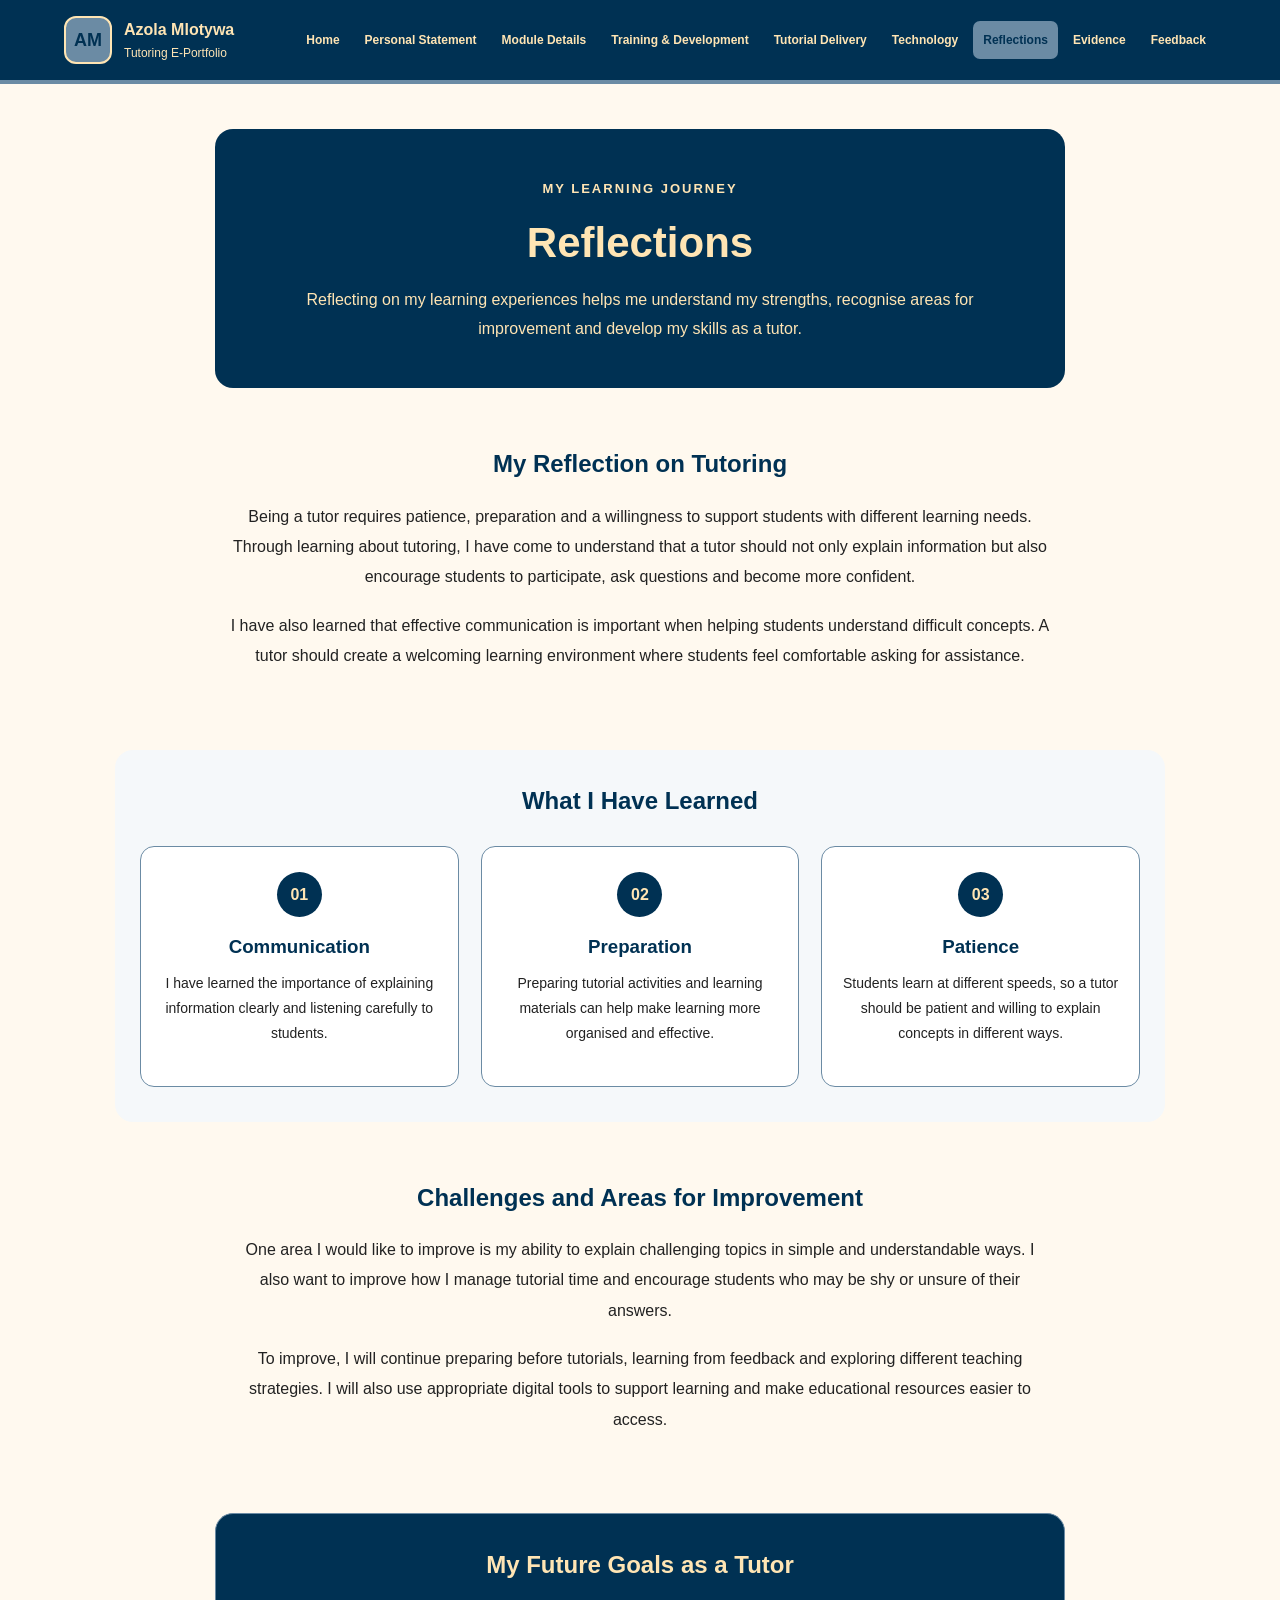
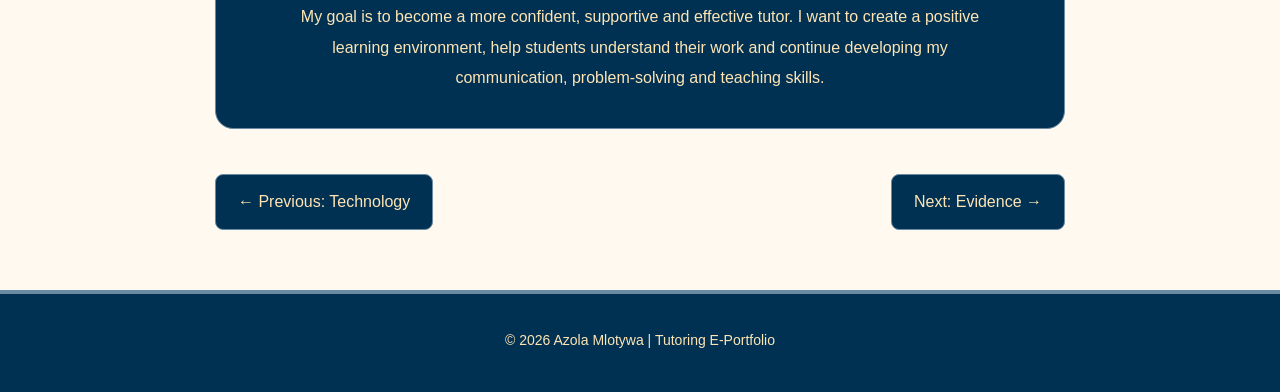
<file: reflection.html>
<!DOCTYPE html>
<html lang="en">
<head>
    <meta charset="UTF-8">
    <meta name="viewport" content="width=device-width, initial-scale=1.0">

    <title>Reflections | Azola Mlotywa</title>

    <link rel="stylesheet" href="css/style.css">
</head>

<body>

    <!-- HEADER -->
    <header class="header">
        <a href="index.html" class="logo">
            <span class="logo-icon">AM</span>

            <span class="logo-text">
                <strong>Azola Mlotywa</strong>
                <small>Tutoring E-Portfolio</small>
            </span>
        </a>

        <nav class="navigation">
            <a href="index.html">Home</a>
            <a href="personal.html">Personal Statement</a>
            <a href="modules.html">Module Details</a>
            <a href="training.html">Training &amp; Development</a>
            <a href="delivery.html">Tutorial Delivery</a>
            <a href="technology.html">Technology</a>
            <a href="reflection.html" class="active">Reflections</a>
            <a href="gallery.html">Evidence</a>
            <a href="feedback.html">Feedback</a>
        </nav>
    </header>

    <main class="reflections-page">

        <!-- INTRODUCTION -->
        <section class="reflection-introduction">
            <span class="reflection-label">MY LEARNING JOURNEY</span>

            <h1>Reflections</h1>

            <p>
                Reflecting on my learning experiences helps me understand
                my strengths, recognise areas for improvement and develop
                my skills as a tutor.
            </p>
        </section>

        <!-- MY REFLECTION -->
        <section class="reflection-section">
            <h2>My Reflection on Tutoring</h2>

            <p>
                Being a tutor requires patience, preparation and a willingness
                to support students with different learning needs. Through
                learning about tutoring, I have come to understand that a tutor
                should not only explain information but also encourage students
                to participate, ask questions and become more confident.
            </p>

            <p>
                I have also learned that effective communication is important
                when helping students understand difficult concepts. A tutor
                should create a welcoming learning environment where students
                feel comfortable asking for assistance.
            </p>
        </section>

        <!-- SKILLS DEVELOPED -->
        <section class="reflection-section reflection-highlight">
            <h2>What I Have Learned</h2>

            <div class="reflection-cards">

                <article class="reflection-card">
                    <div class="reflection-number">01</div>
                    <h3>Communication</h3>
                    <p>
                        I have learned the importance of explaining information
                        clearly and listening carefully to students.
                    </p>
                </article>

                <article class="reflection-card">
                    <div class="reflection-number">02</div>
                    <h3>Preparation</h3>
                    <p>
                        Preparing tutorial activities and learning materials
                        can help make learning more organised and effective.
                    </p>
                </article>

                <article class="reflection-card">
                    <div class="reflection-number">03</div>
                    <h3>Patience</h3>
                    <p>
                        Students learn at different speeds, so a tutor should
                        be patient and willing to explain concepts in different
                        ways.
                    </p>
                </article>

            </div>
        </section>

        <!-- CHALLENGES -->
        <section class="reflection-section">
            <h2>Challenges and Areas for Improvement</h2>

            <p>
                One area I would like to improve is my ability to explain
                challenging topics in simple and understandable ways.
                I also want to improve how I manage tutorial time and encourage
                students who may be shy or unsure of their answers.
            </p>

            <p>
                To improve, I will continue preparing before tutorials, learning
                from feedback and exploring different teaching strategies.
                I will also use appropriate digital tools to support learning
                and make educational resources easier to access.
            </p>
        </section>

        <!-- FUTURE GOALS -->
        <section class="reflection-goal">
            <h2>My Future Goals as a Tutor</h2>

            <p>
                My goal is to become a more confident, supportive and effective
                tutor. I want to create a positive learning environment, help
                students understand their work and continue developing my
                communication, problem-solving and teaching skills.
            </p>
        </section>

        <!-- PAGE NAVIGATION -->
        <div class="reflection-navigation">
            <a href="technology.html" class="reflection-button">
                &larr; Previous: Technology
            </a>

            <a href="gallery.html" class="reflection-button">
                Next: Evidence &rarr;
            </a>
        </div>

    </main>

    <!-- FOOTER -->
    <footer class="footer">
        <p>&copy; 2026 Azola Mlotywa | Tutoring E-Portfolio</p>
    </footer>

    <script src="js/script.js"></script>

</body>
</html>
</file>
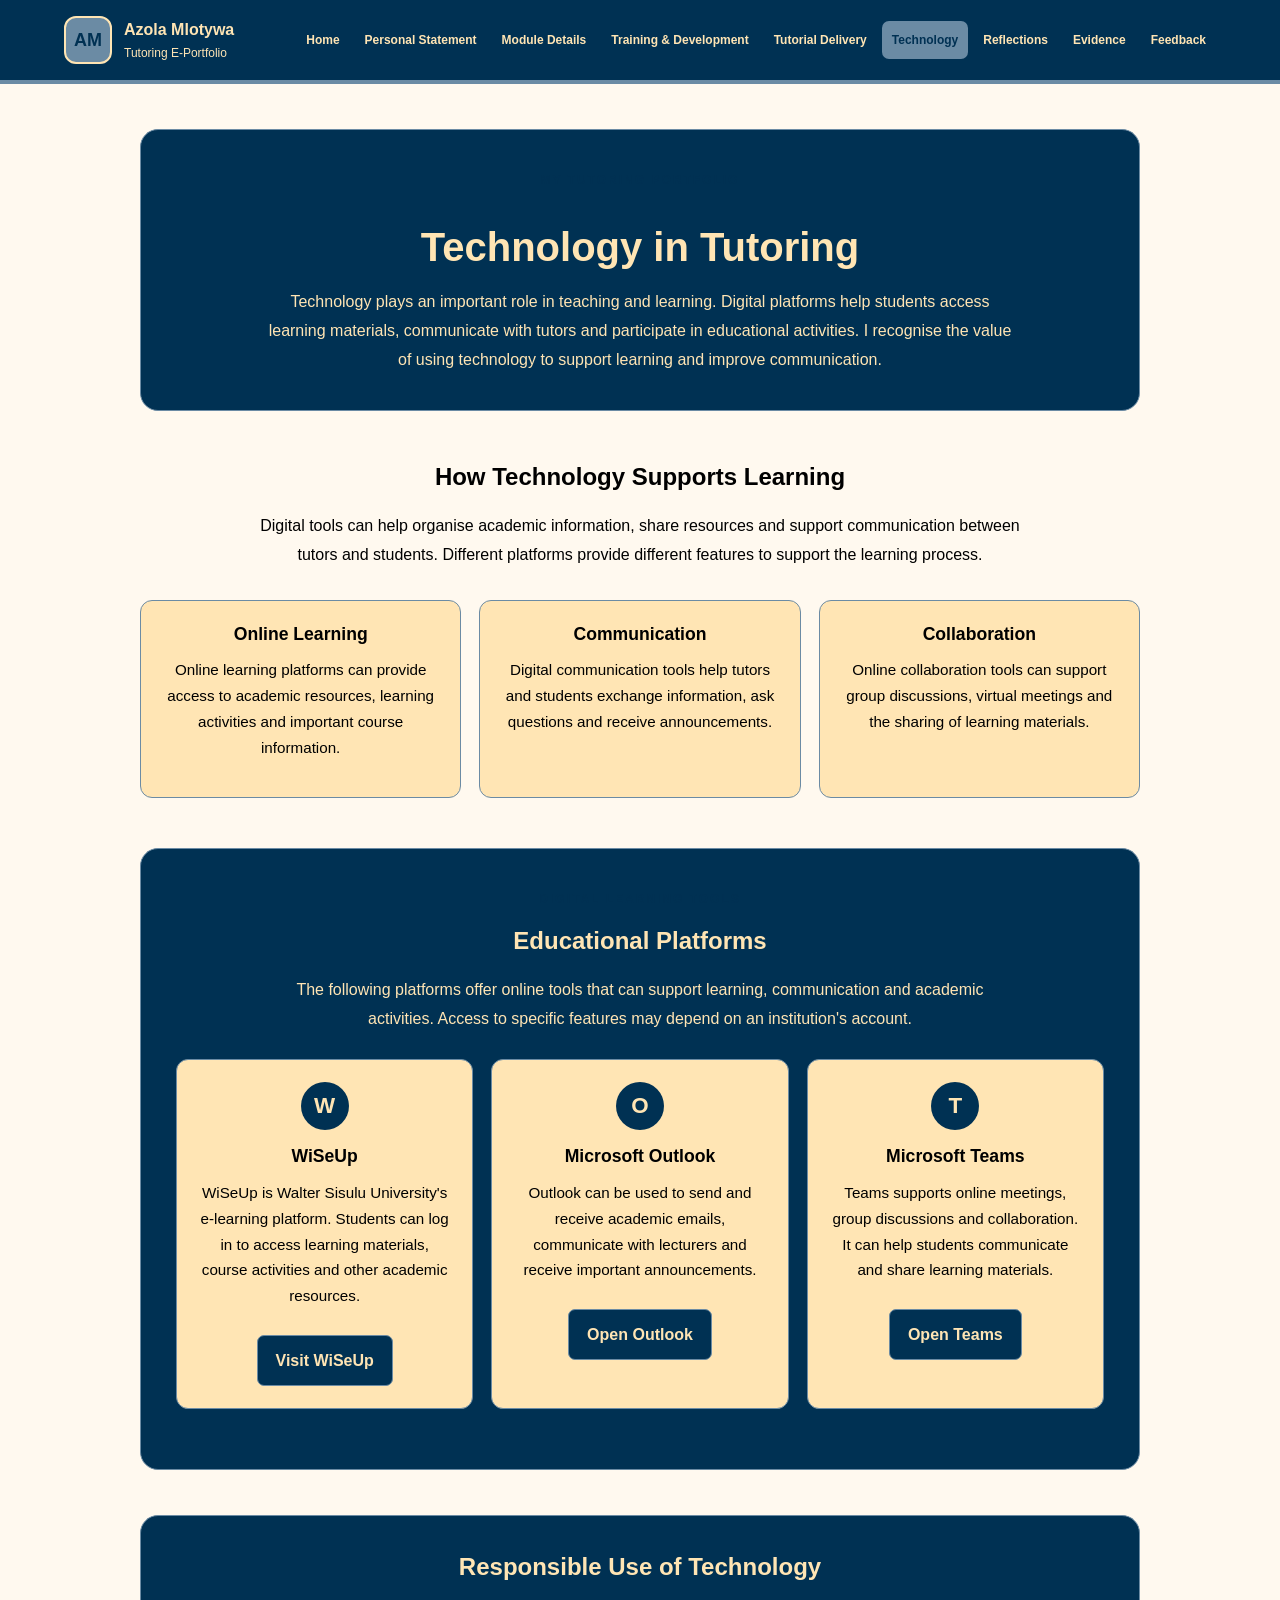
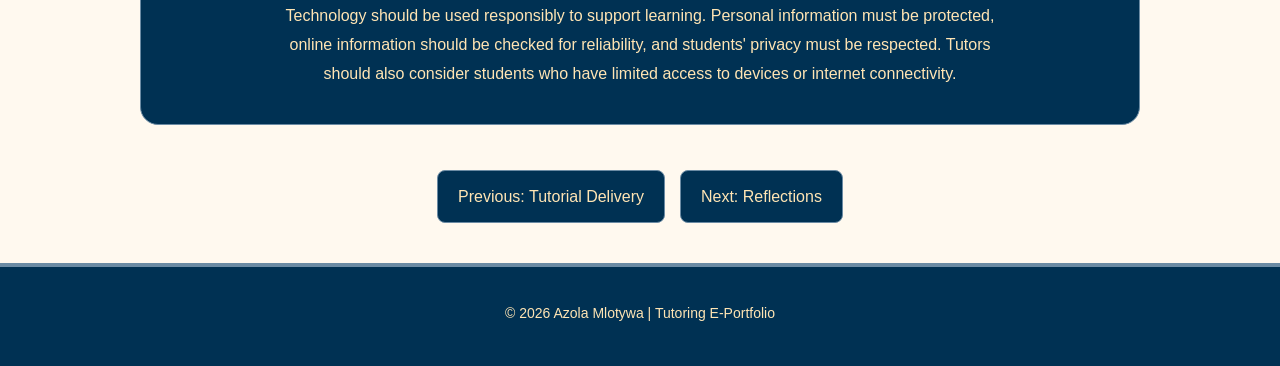
<file: technology.html>
<!DOCTYPE html>
<html lang="en">
<head>
    <meta charset="UTF-8">
    <meta name="viewport" content="width=device-width, initial-scale=1.0">

    <title>Technology | Azola Mlotywa</title>

    <link rel="stylesheet" href="css/style.css">
</head>

<body>

    <!-- HEADER -->
    <header class="header">

        <a href="index.html" class="logo">
            <span class="logo-icon">AM</span>

            <span class="logo-text">
                <strong>Azola Mlotywa</strong>
                <small>Tutoring E-Portfolio</small>
            </span>
        </a>

        <!-- NAVIGATION -->
        <nav class="navigation">
            <a href="index.html">Home</a>
            <a href="personal.html">Personal Statement</a>
            <a href="modules.html">Module Details</a>
            <a href="training.html">Training &amp; Development</a>
            <a href="delivery.html">Tutorial Delivery</a>
            <a href="technology.html" class="active">Technology</a>
            <a href="reflection.html">Reflections</a>
            <a href="gallery.html">Evidence</a>
            <a href="feedback.html">Feedback</a>
        </nav>

    </header>

    <main>

        <!-- INTRODUCTION -->
        <section class="technology-introduction">

            <span class="eyebrow">MY TUTORING PORTFOLIO</span>

            <h1>Technology in Tutoring</h1>

            <p>
                Technology plays an important role in teaching and
                learning. Digital platforms help students access
                learning materials, communicate with tutors and
                participate in educational activities. I recognise
                the value of using technology to support learning
                and improve communication.
            </p>

        </section>

        <!-- TECHNOLOGY APPROACH -->
        <section class="technology-section">

            <h2>How Technology Supports Learning</h2>

            <p class="technology-description">
                Digital tools can help organise academic information,
                share resources and support communication between
                tutors and students. Different platforms provide
                different features to support the learning process.
            </p>

            <div class="technology-cards">

                <article class="technology-card">
                    <h3>Online Learning</h3>

                    <p>
                        Online learning platforms can provide access
                        to academic resources, learning activities
                        and important course information.
                    </p>
                </article>

                <article class="technology-card">
                    <h3>Communication</h3>

                    <p>
                        Digital communication tools help tutors
                        and students exchange information, ask
                        questions and receive announcements.
                    </p>
                </article>

                <article class="technology-card">
                    <h3>Collaboration</h3>

                    <p>
                        Online collaboration tools can support
                        group discussions, virtual meetings
                        and the sharing of learning materials.
                    </p>
                </article>

            </div>

        </section>

        <!-- DIGITAL PLATFORMS -->
        <section class="technology-platforms">

            <span class="eyebrow">DIGITAL LEARNING TOOLS</span>

            <h2>Educational Platforms</h2>

            <p class="platforms-intro">
                The following platforms offer online tools that
                can support learning, communication and academic
                activities. Access to specific features may
                depend on an institution's account.
            </p>

            <div class="platform-cards">

                <!-- WISEUP -->
                
<article class="platform-card">
    <div class="platform-icon">W</div>

    <h3>WiSeUp</h3>

    <p>
        WiSeUp is Walter Sisulu University's e-learning platform.
        Students can log in to access learning materials, course
        activities and other academic resources.
    </p>

    <a
        href="https://wiseup.wsu.ac.za/login/index.php"
        target="_blank"
        rel="noopener noreferrer"
        class="platform-button">
        Visit WiSeUp
    </a>
</article>

                <!-- OUTLOOK -->
                <article class="platform-card">

                    <div class="platform-icon">O</div>

                    <h3>Microsoft Outlook</h3>

                    <p>
                        Outlook can be used to send and receive
                        academic emails, communicate with lecturers
                        and receive important announcements.
                    </p>

                    <a
                        href="https://outlook.office.com/"
                        target="_blank"
                        rel="noopener noreferrer"
                        class="platform-button">
                        Open Outlook
                    </a>

                </article>

                <!-- TEAMS -->
                <article class="platform-card">

                    <div class="platform-icon">T</div>

                    <h3>Microsoft Teams</h3>

                    <p>
                        Teams supports online meetings, group
                        discussions and collaboration. It can
                        help students communicate and share
                        learning materials.
                    </p>

                    <a
                        href="https://teams.microsoft.com/"
                        target="_blank"
                        rel="noopener noreferrer"
                        class="platform-button">
                        Open Teams
                    </a>

                </article>

            </div>

        </section>

        <!-- RESPONSIBLE USE -->
        <section class="technology-responsibility">

            <h2>Responsible Use of Technology</h2>

            <p>
                Technology should be used responsibly to support
                learning. Personal information must be protected,
                online information should be checked for reliability,
                and students' privacy must be respected. Tutors
                should also consider students who have limited
                access to devices or internet connectivity.
            </p>

        </section>

        <!-- PAGE NAVIGATION -->
        <div class="technology-navigation">

            <a href="delivery.html" class="page-button">
                Previous: Tutorial Delivery
            </a>

            <a href="reflections.html" class="page-button">
                Next: Reflections
            </a>

        </div>

    </main>

    <!-- FOOTER -->
    <footer class="footer">

        <p>
            &copy; 2026 Azola Mlotywa | Tutoring E-Portfolio
        </p>

    </footer>

    <script src="js/script.js"></script>

</body>
</html>
</file>
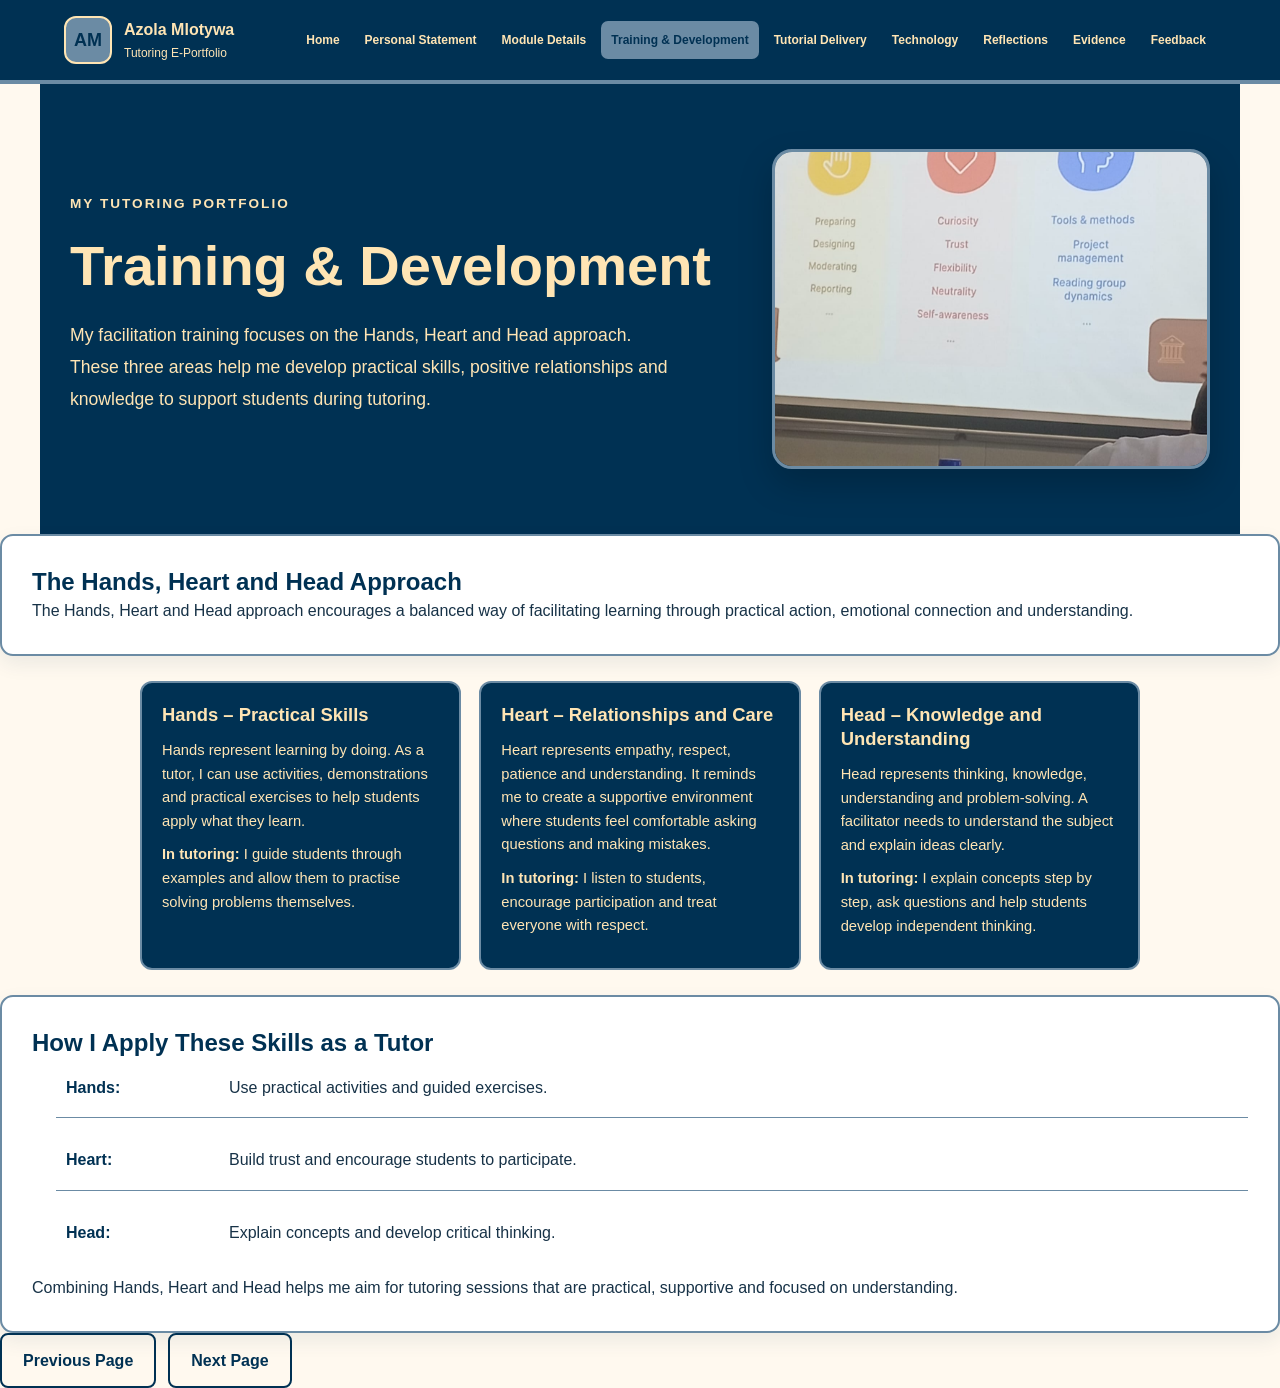
<file: training.html>
<!DOCTYPE html>
<html lang="en">
<head>
    <meta charset="UTF-8">
    <meta name="viewport" content="width=device-width, initial-scale=1.0">
    <title>Training & Development | Azola Mlotywa</title>
    <link rel="stylesheet" href="css/style.css">
</head>
<body>

<header class="header">
    <a href="index.html" class="logo">
        <span class="logo-icon">AM</span>
        <span class="logo-text">
            <strong>Azola Mlotywa</strong>
            <small>Tutoring E-Portfolio</small>
        </span>
    </a>

    <nav class="navigation">
        <a href="index.html">Home</a>
        <a href="personal.html">Personal Statement</a>
        <a href="modules.html">Module Details</a>
        <a href="training.html" class="active">Training & Development</a>
        <a href="delivery.html">Tutorial Delivery</a>
        <a href="technology.html">Technology</a>
        <a href="reflection.html">Reflections</a>
        <a href="gallery.html">Evidence</a>
        <a href="feedback.html">Feedback</a>
    </nav>
</header>

<main>
    
<main>
    <section class="modules-hero">
        <div class="modules-hero-text">
            <span class="eyebrow">MY TUTORING PORTFOLIO</span>

            <h1>Training & Development</h1>

            <p>
                My facilitation training focuses on the Hands, Heart
                and Head approach. These three areas help me develop
                practical skills, positive relationships and knowledge
                to support students during tutoring.
            </p>
        </div>

        <div class="modules-hero-image">
            <img src="images/slide1.jpeg"
                 alt="Facilitation training and student learning">
        </div>
    </section>

    <section class="content-section">
        <div class="content-panel">
            <h2>The Hands, Heart and Head Approach</h2>

            <p>
                The Hands, Heart and Head approach encourages a balanced
                way of facilitating learning through practical action,
                emotional connection and understanding.
            </p>
        </div>

        <div class="card-grid">
            <article class="card">
                <h3>Hands – Practical Skills</h3>

                <p>
                    Hands represent learning by doing. As a tutor,
                    I can use activities, demonstrations and practical
                    exercises to help students apply what they learn.
                </p>

                <p>
                    <strong>In tutoring:</strong> I guide students
                    through examples and allow them to practise
                    solving problems themselves.
                </p>
            </article>

            <article class="card">
                <h3>Heart – Relationships and Care</h3>

                <p>
                    Heart represents empathy, respect, patience and
                    understanding. It reminds me to create a supportive
                    environment where students feel comfortable asking
                    questions and making mistakes.
                </p>

                <p>
                    <strong>In tutoring:</strong> I listen to students,
                    encourage participation and treat everyone with
                    respect.
                </p>
            </article>

            <article class="card">
                <h3>Head – Knowledge and Understanding</h3>

                <p>
                    Head represents thinking, knowledge, understanding
                    and problem-solving. A facilitator needs to
                    understand the subject and explain ideas clearly.
                </p>

                <p>
                    <strong>In tutoring:</strong> I explain concepts
                    step by step, ask questions and help students
                    develop independent thinking.
                </p>
            </article>
        </div>
    </section>

    <section class="content-section">
        <div class="content-panel">
            <h2>How I Apply These Skills as a Tutor</h2>

            <ul class="module-list">
                <li>
                    <strong>Hands:</strong> Use practical activities
                    and guided exercises.
                </li>
                <li>
                    <strong>Heart:</strong> Build trust and encourage
                    students to participate.
                </li>
                <li>
                    <strong>Head:</strong> Explain concepts and develop
                    critical thinking.
                </li>
            </ul>

            <p>
                Combining Hands, Heart and Head helps me aim for
                tutoring sessions that are practical, supportive
                and focused on understanding.
            </p>
        </div>
    </section>

    <div class="hero-buttons">
        <a href="modules.html" class="btn">Previous Page</a>
        <a href="delivery.html" class="btn">Next Page</a>
    </div>
</main>
</file>
<file: css/style.css>
/* =========================================
   AZOLA MLOTYWA - TUTORING E-PORTFOLIO
   Fresh stylesheet
   Prussian Blue, Neutral Blue, Peach Whip
========================================= */

/* RESET */
* {
    margin: 0;
    padding: 0;
    box-sizing: border-box;
}

/* COLOURS */
:root {
    --prussian-blue: #003153;
    --neutral-blue: #6B8BA4;
    --peach-whip: #FFE5B4;

    --page-background: #FFF9EF;
    --surface: #FFFFFF;
    --text: #173247;
    --muted: #435D70;
    --border: #6B8BA4;
}

/* GENERAL */
html {
    scroll-behavior: smooth;
}

body {
    font-family: Arial, Helvetica, sans-serif;
    background: var(--page-background);
    color: var(--text);
    line-height: 1.7;
}

img {
    display: block;
    max-width: 100%;
}

a {
    color: var(--prussian-blue);
    transition: 0.3s ease;
}

h1, h2, h3, h4 {
    color: var(--prussian-blue);
    line-height: 1.3;
}

p {
    margin-bottom: 14px;
}

.container {
    width: min(1120px, 90%);
    margin: 0 auto;
}

/* =========================================
   HEADER AND NAVIGATION
========================================= */

.header {
    background: var(--prussian-blue);
    padding: 16px 5%;
    display: flex;
    justify-content: space-between;
    align-items: center;
    flex-wrap: wrap;
    gap: 16px;
    border-bottom: 4px solid var(--neutral-blue);
}

.logo {
    display: flex;
    align-items: center;
    gap: 12px;
    text-decoration: none;
    color: var(--peach-whip);
}

.logo-icon {
    width: 48px;
    height: 48px;
    display: grid;
    place-items: center;
    border: 2px solid var(--peach-whip);
    border-radius: 12px;
    background: var(--neutral-blue);
    color: var(--prussian-blue);
    font-size: 18px;
    font-weight: bold;
}

.logo strong,
.logo small {
    display: block;
}

.logo strong {
    color: var(--peach-whip);
}

.logo small {
    color: var(--peach-whip);
    font-size: 12px;
}

.navigation {
    display: flex;
    flex-wrap: wrap;
    align-items: center;
    gap: 5px;
}

.navigation a {
    display: block;
    padding: 9px 10px;
    border-radius: 7px;
    text-decoration: none;
    color: var(--peach-whip);
    font-size: 12px;
    font-weight: bold;
}

.navigation a:hover,
.navigation a.active {
    background: var(--neutral-blue);
    color: var(--prussian-blue);
}

.menu-button {
    display: none;
    padding: 10px 14px;
    background: var(--peach-whip);
    color: var(--prussian-blue);
    border: 1px solid var(--neutral-blue);
    border-radius: 7px;
    cursor: pointer;
}

/* =========================================
   BUTTONS
========================================= */

.btn,
.button {
    display: inline-block;
    padding: 12px 21px;
    border: 2px solid var(--prussian-blue);
    border-radius: 8px;
    text-decoration: none;
    font-weight: bold;
    transition: 0.3s ease;
}

.btn-primary,
.button {
    background: var(--prussian-blue);
    color: var(--peach-whip);
}

.btn-primary:hover,
.button:hover {
    background: var(--neutral-blue);
    color: var(--prussian-blue);
    transform: translateY(-2px);
}

.btn-outline {
    background: var(--peach-whip);
    color: var(--prussian-blue);
    border-color: var(--neutral-blue);
}

.btn-outline:hover {
    background: var(--neutral-blue);
    color: var(--prussian-blue);
}

.hero-buttons {
    display: flex;
    flex-wrap: wrap;
    gap: 12px;
}

/* =========================================
   HOME HERO
========================================= */

.hero {
    display: grid;
    grid-template-columns: 1.1fr 0.9fr;
    align-items: center;
    gap: 40px;
    padding: 70px 8%;
    min-height: 540px;
    background: var(--peach-whip);
    overflow: hidden;
}

.hero-content {
    max-width: 650px;
}

.eyebrow,
.hero-label {
    display: inline-block;
    margin-bottom: 16px;
    color: var(--prussian-blue);
    font-size: 12px;
    font-weight: bold;
    letter-spacing: 2px;
}

.hero-content h1 {
    font-size: clamp(34px, 4vw, 52px);
    margin-bottom: 18px;
}

.hero-content h1 span {
    color: var(--neutral-blue);
}

.hero-content h2 {
    font-size: 22px;
    margin-bottom: 16px;
}

.hero-content p {
    color: var(--text);
    line-height: 1.9;
    margin-bottom: 26px;
}

/* OPTIONAL HERO ART */
.hero-art {
    position: relative;
    width: 270px;
    height: 300px;
    margin: auto;
}

.circle {
    position: absolute;
    border-radius: 50%;
}

.circle-one {
    width: 220px;
    height: 220px;
    top: 0;
    right: 0;
    background: var(--neutral-blue);
}

.circle-two {
    width: 140px;
    height: 140px;
    bottom: 0;
    left: 0;
    background: var(--prussian-blue);
}

.book-card {
    position: absolute;
    top: 50px;
    left: 25px;
    width: 220px;
    padding: 25px;
    background: var(--prussian-blue);
    color: var(--peach-whip);
    border: 2px solid var(--neutral-blue);
    border-radius: 16px;
    box-shadow: 0 12px 25px rgba(0, 49, 83, 0.2);
    transform: rotate(-3deg);
}

.book-card h3,
.book-card p {
    color: var(--peach-whip);
}

.book-icon {
    color: var(--peach-whip);
    font-size: 30px;
}

.book-card h3 {
    margin-top: 8px;
}

.book-card p {
    font-size: 13px;
}

.book-card hr {
    border: 0;
    border-top: 1px solid var(--neutral-blue);
    margin: 12px 0;
}

/* =========================================
   PROFILE PICTURE AND DCN DECORATIONS
========================================= */

.hero-visual {
    position: relative;
    width: 100%;
    max-width: 450px;
    min-height: 400px;
    margin: 0 auto;
    display: flex;
    align-items: center;
    justify-content: center;
}

.profile-circle {
    position: relative;
    z-index: 2;
    width: 280px;
    height: 280px;
    flex-shrink: 0;
    overflow: hidden;
    border: 7px solid var(--prussian-blue);
    border-radius: 50%;
    background: var(--neutral-blue);
    box-shadow: 0 12px 30px rgba(0, 49, 83, 0.2);
    animation: gentleBounce 3s ease-in-out infinite;
}

.profile-circle img {
    width: 100%;
    height: 100%;
    object-fit: cover;
    object-position: center;
}

.network-icon {
    position: absolute;
    z-index: 3;
    width: 65px;
    height: 65px;
    display: flex;
    justify-content: center;
    align-items: center;
    background: var(--prussian-blue);
    color: var(--peach-whip);
    border: 2px solid var(--neutral-blue);
    border-radius: 14px;
    box-shadow: 0 6px 15px rgba(0, 49, 83, 0.2);
    animation: floatDecoration 4s ease-in-out infinite;
}

.network-icon svg {
    display: block;
    width: 48px;
    height: 48px;
}

.network-icon small {
    color: var(--peach-whip);
    font-size: 11px;
    font-weight: bold;
}

.wifi-icon {
    top: 20px;
    right: 25px;
}

.wifi-icon span {
    color: var(--peach-whip);
    font-size: 38px;
}

.connection-icon {
    bottom: 20px;
    left: 15px;
    width: 100px;
    height: 75px;
}

.connection-icon svg {
    width: 85px;
    height: 55px;
}

.connection-line {
    position: absolute;
    width: 55px;
    height: 30px;
    border-top: 2px solid var(--peach-whip);
    border-bottom: 2px solid var(--peach-whip);
    transform: rotate(-25deg);
}

.network-dot {
    position: absolute;
    width: 11px;
    height: 11px;
    background: var(--peach-whip);
    border: 2px solid var(--neutral-blue);
    border-radius: 50%;
}

.dot-one {
    top: 18px;
    left: 18px;
}

.dot-two {
    top: 33px;
    right: 18px;
}

.dot-three {
    bottom: 28px;
    left: 47px;
}

.router-icon {
    right: 5px;
    bottom: 110px;
}

.router-icon span {
    color: var(--peach-whip);
    font-size: 31px;
}

@keyframes gentleBounce {
    0%, 100% {
        transform: translateY(0);
    }

    50% {
        transform: translateY(-10px);
    }
}

@keyframes floatDecoration {
    0%, 100% {
        transform: translateY(0);
    }

    50% {
        transform: translateY(-5px);
    }
}

/* =========================================
   WELCOME SECTION
========================================= */

.welcome-section {
    max-width: 1200px;
    margin: auto;
    padding: 75px 5%;
    text-align: center;
}

.welcome-section .eyebrow {
    color: var(--blue);
}

.welcome-section > h2 {
    font-size: 34px;
    margin-bottom: 14px;
}

.section-intro {
    max-width: 700px;
    margin: 0 auto 38px;
    color: var(--muted);
}

/* =========================================
   CARDS
========================================= */

.cards {
    display: grid;
    grid-template-columns: repeat(4, minmax(0, 1fr));
    gap: 20px;
    text-align: left;
}

.card {
    display: flex;
    flex-direction: column;
    min-height: 245px;
    padding: 25px;
    background: var(--prussian-blue);
    color: var(--peach-whip);
    border: 2px solid var(--neutral-blue);
    border-radius: 13px;
    text-decoration: none;
    transition: 0.3s ease;
}

.card:hover {
    transform: translateY(-5px);
    border-color: var(--peach-whip);
    box-shadow: 0 12px 25px rgba(0, 49, 83, 0.2);
}

.card-icon {
    color: var(--peach-whip);
    font-size: 14px;
    font-weight: bold;
    margin-bottom: 18px;
}

.card h3 {
    color: var(--peach-whip);
    font-size: 18px;
    margin-bottom: 12px;
}

.card p {
    color: var(--peach-whip);
    font-size: 14px;
    margin-bottom: 18px;
}

.card-link {
    color: var(--peach-whip);
    font-size: 13px;
    font-weight: bold;
    margin-top: auto;
}

/* =========================================
   QUOTE SECTION
========================================= */

.quote-section {
    padding: 60px 8%;
    text-align: center;
    background: var(--neutral-blue);
}

.quote-section .eyebrow,
.quote-section h2,
.quote-section blockquote,
.quote-section p {
    color: var(--prussian-blue);
}

.quote-section h2 {
    font-size: 30px;
    margin-bottom: 15px;
}

.quote-section blockquote {
    max-width: 850px;
    margin: 0 auto 15px;
    font-size: 25px;
    font-weight: bold;
    line-height: 1.5;
}

/* =========================================
   SHARED CONTENT SECTIONS
========================================= */

.section {
    max-width: 1200px;
    margin: 0 auto;
    padding: 65px 5%;
}

.section-heading {
    text-align: center;
    margin-bottom: 35px;
}

.section-label {
    color: var(--blue);
    font-size: 12px;
    font-weight: bold;
    letter-spacing: 2px;
    margin-bottom: 10px;
}

.section-heading h2 {
    font-size: 32px;
    margin-bottom: 12px;
}

.section-heading > p:last-child {
    max-width: 700px;
    margin: 0 auto;
    color: var(--muted);
}

.content-panel {
    padding: 30px;
    background: var(--surface);
    color: var(--text);
    border: 2px solid var(--neutral-blue);
    border-radius: 13px;
    box-shadow: 0 8px 20px rgba(0, 49, 83, 0.08);
}

.content-panel h2,
.content-panel h3,
.content-panel h4 {
    color: var(--prussian-blue);
}

.content-panel p,
.content-panel li {
    color: var(--text);
}

.content-panel p {
    margin-bottom: 16px;
}

.content-panel p:last-child {
    margin-bottom: 0;
}

.content-panel ul {
    padding-left: 24px;
}

.content-panel li {
    margin-bottom: 12px;
}

/* =========================================
   MODULE INFORMATION
========================================= */

.module-information {
    max-width: 850px;
    margin: 0 auto;
}

.module-list {
    list-style: none;
    padding: 0;
}

.module-list li {
    display: flex;
    flex-wrap: wrap;
    gap: 8px;
    padding: 16px 10px;
    border-bottom: 1px solid var(--neutral-blue);
}

.module-list li:last-child {
    border-bottom: none;
}

.module-list strong {
    min-width: 155px;
    color: var(--prussian-blue);
}

.module-list span {
    color: var(--text);
}

/* =========================================
   LEARNING AREAS
========================================= */

.learning-layout {
    display: grid;
    grid-template-columns: 1.2fr 0.8fr;
    gap: 30px;
    align-items: start;
}

.learning-cards {
    display: grid;
    grid-template-columns: repeat(2, minmax(0, 1fr));
    gap: 20px;
    align-items: stretch;
}

.learning-cards .card {
    width: 100%;
    min-width: 0;
    min-height: 200px;
    padding: 22px;
}

.learning-gallery {
    display: flex;
    flex-direction: column;
    align-items: center;
    gap: 18px;
}

.learning-gallery img {
    display: block;
    width: 48%;
    height: 150px;
    object-fit: cover;
    border: 2px solid var(--prussian-blue);
    border-radius: 12px;
    box-shadow: 0 4px 12px rgba(0, 49, 83, 0.15);
}

.learning-gallery img:nth-child(1) {
    align-self: center;
    transform: translateX(25%);
}

.learning-gallery img:nth-child(2) {
    align-self: flex-start;
}

.learning-gallery img:nth-child(3) {
    align-self: flex-end;
}

/* =========================================
   FORMS
========================================= */

label {
    display: inline-block;
    margin-bottom: 6px;
    color: var(--prussian-blue);
    font-weight: bold;
}

input,
textarea,
select {
    width: 100%;
    padding: 12px;
    font: inherit;
    color: var(--text);
    background: var(--surface);
    border: 1px solid var(--neutral-blue);
    border-radius: 7px;
}

input:focus,
textarea:focus,
select:focus {
    outline: 2px solid var(--neutral-blue);
    outline-offset: 2px;
}

button {
    font: inherit;
    cursor: pointer;
}

button:not(.menu-button) {
    padding: 11px 18px;
    background: var(--prussian-blue);
    color: var(--peach-whip);
    border: 2px solid var(--neutral-blue);
    border-radius: 7px;
    transition: 0.3s ease;
}

button:not(.menu-button):hover {
    background: var(--neutral-blue);
    color: var(--prussian-blue);
}

/* =========================================
   FOOTER
========================================= */

.footer,
footer {
    padding: 35px 20px;
    text-align: center;
    background: var(--prussian-blue);
    color: var(--peach-whip);
    border-top: 4px solid var(--neutral-blue);
}

.footer h3,
footer h3 {
    color: var(--peach-whip);
    margin-bottom: 5px;
}

.footer p,
footer p,
.footer small,
footer small,
.footer a,
footer a {
    color: var(--peach-whip);
}

.footer p,
footer p {
    font-size: 14px;
    margin-bottom: 5px;
}

.footer small,
footer small {
    display: block;
    margin-top: 18px;
}

/* =========================================
   RESPONSIVE DESIGN
========================================= */

@media (max-width: 1100px) {
    .navigation {
        width: 100%;
        justify-content: flex-start;
    }

    .cards {
        grid-template-columns: repeat(2, minmax(0, 1fr));
    }

    .hero-art {
        transform: scale(0.85);
    }
}

@media (max-width: 850px) {
    .hero {
        grid-template-columns: 1fr;
        text-align: center;
        padding: 50px 6%;
    }

    .hero-content {
        margin: 0 auto;
    }

    .hero-buttons {
        justify-content: center;
    }

    .hero-visual {
        width: 100%;
        max-width: 450px;
        margin: 0 auto;
    }

    .learning-layout {
        grid-template-columns: 1fr;
    }

    .learning-gallery img {
        width: 48%;
    }
}

@media (max-width: 700px) {
    .header {
        padding: 15px 5%;
    }

    .menu-button {
        display: block;
    }

    .navigation {
        display: none;
        flex-direction: column;
        align-items: stretch;
        width: 100%;
    }

    .navigation.open {
        display: flex;
    }

    .navigation a {
        font-size: 14px;
        padding: 10px;
    }

    .hero {
        padding: 45px 6%;
    }

    .hero-art {
        display: none;
    }

    .hero-content h1 {
        font-size: 36px;
    }

    .welcome-section {
        padding: 55px 6%;
    }

    .welcome-section > h2 {
        font-size: 28px;
    }

    .cards {
        grid-template-columns: 1fr;
    }

    .section {
        padding: 45px 6%;
    }

    .section-heading h2 {
        font-size: 27px;
    }

    .content-panel {
        padding: 22px;
    }

    .quote-section h2 {
        font-size: 25px;
    }

    .quote-section blockquote {
        font-size: 21px;
    }
}

@media (max-width: 600px) {
    .module-list li {
        flex-direction: column;
        gap: 3px;
    }
}

@media (max-width: 500px) {
    .learning-cards {
        grid-template-columns: 1fr;
    }

    .learning-gallery img {
        width: 55%;
        height: 120px;
    }
}

@media (max-width: 480px) {
    .hero-visual {
        min-height: 340px;
    }

    .profile-circle {
        width: 220px;
        height: 220px;
    }

    .wifi-icon {
        top: 10px;
        right: 5px;
    }

    .connection-icon {
        bottom: 10px;
        left: 0;
    }

    .router-icon {
        right: 0;
        bottom: 90px;
    }
}

/* ACCESSIBILITY: REDUCED MOTION */
@media (prefers-reduced-motion: reduce) {
    *,
    *::before,
    *::after {
        animation: none !important;
        scroll-behavior: auto !important;
        transition: none !important;
    }
}


/* Module Details introduction */
.modules-hero {
    display: grid;
    grid-template-columns: 1.2fr 0.8fr;
    align-items: center;
    gap: 45px;
    max-width: 1200px;
    margin: 0 auto;
    padding: 65px 30px;
    background-color: #003153;
}

.modules-hero-text .eyebrow {
    display: inline-block;
    color: #FFE5B4;
    font-size: 0.85rem;
    font-weight: bold;
    letter-spacing: 2px;
    margin-bottom: 15px;
}

.modules-hero-text h1 {
    color: #FFE5B4;
    font-size: clamp(2.2rem, 5vw, 3.5rem);
    margin: 0 0 18px;
}

.modules-hero-text p {
    color: #FFE5B4;
    font-size: 1.1rem;
    line-height: 1.8;
    max-width: 600px;
}

.modules-hero-image img {
    display: block;
    width: 100%;
    height: 320px;
    object-fit: cover;
    border: 3px solid #6B8BA4;
    border-radius: 20px;
    box-shadow: 0 15px 35px rgba(0, 0, 0, 0.2);
}

@media (max-width: 768px) {
    .modules-hero {
        grid-template-columns: 1fr;
        gap: 25px;
        padding: 40px 20px;
    }

    .modules-hero-image img {
        height: 250px;
    }
}


/* Smaller Hands, Heart and Head cards */
.card-grid {
    display: grid;
    grid-template-columns: repeat(3, minmax(0, 1fr));
    gap: 18px;
    max-width: 1000px;
    margin: 25px auto;
}

.card-grid .card {
    padding: 20px;
    border-radius: 12px;
    min-height: auto;
}

.card-grid .card h3 {
    font-size: 1.15rem;
    margin-bottom: 12px;
}

.card-grid .card p {
    font-size: 0.92rem;
    line-height: 1.6;
    margin-bottom: 10px;
}

/* Tablets and phones */
@media (max-width: 768px) {
    .card-grid {
        grid-template-columns: repeat(2, minmax(0, 1fr));
    }
}

@media (max-width: 520px) {
    .card-grid {
        grid-template-columns: 1fr;
    }
}


/* TUTORIAL DELIVERY PAGE */

.delivery-hero {
    display: grid;
    grid-template-columns: 1.1fr 0.9fr;
    align-items: center;
    gap: 35px;
    max-width: 1100px;
    margin: 40px auto;
    padding: 35px;
    background: #003153;
    border: 1px solid #6B8BA4;
    border-radius: 18px;
}

.delivery-hero-text h1 {
    color: #FFE5B4;
    font-size: 2.8rem;
    margin: 15px 0;
}

.delivery-hero-text p {
    color: #FFE5B4;
    line-height: 1.8;
}

.delivery-hero-image img {
    display: block;
    width: 100%;
    height: 300px;
    object-fit: cover;
    border: 2px solid #6B8BA4;
    border-radius: 14px;
}

.delivery-practice {
    display: grid;
    grid-template-columns: 1.1fr 0.9fr;
    align-items: center;
    gap: 35px;
    max-width: 1100px;
    margin: 40px auto;
    padding: 30px;
    background: #003153;
    border: 1px solid #6B8BA4;
    border-radius: 18px;
}

.delivery-practice-text h2,
.delivery-practice-text p,
.delivery-practice-text li,
.delivery-practice-text strong {
    color: #FFE5B4;
}

.delivery-practice-text h2 {
    margin: 15px 0;
    font-size: 1.8rem;
}

.delivery-practice-text p,
.delivery-practice-text li {
    line-height: 1.8;
}

.delivery-practice-image img {
    display: block;
    width: 100%;
    height: 320px;
    object-fit: cover;
    border: 2px solid #6B8BA4;
    border-radius: 14px;
}

@media (max-width: 768px) {
    .delivery-hero,
    .delivery-practice {
        grid-template-columns: 1fr;
        padding: 22px;
        margin: 25px 15px;
    }

    .delivery-hero-text h1 {
        font-size: 2rem;
    }

    .delivery-hero-image img,
    .delivery-practice-image img {
        height: 230px;
    }
}


/* Center the My Goal as a Tutor section */

.delivery-page-goal {
    max-width: 850px;
    width: calc(100% - 40px);
    margin: 50px auto;
    padding: 35px;
    text-align: center;
    background-color: #003153;
    border: 1px solid #6B8BA4;
    border-radius: 18px;
    box-sizing: border-box;
}

.delivery-page-goal h2 {
    color: #FFE5B4;
    margin-bottom: 20px;
}

.delivery-page-goal p {
    color: #FFE5B4;
    line-height: 1.8;
    margin: 0 auto;
    max-width: 700px;
}

@media (max-width: 600px) {
    .delivery-page-goal {
        padding: 22px;
    }
}


/* Center My Approach to Tutorial Delivery */

.delivery-approach {
    max-width: 1000px;
    width: calc(100% - 40px);
    margin: 50px auto;
    text-align: center;
}

.delivery-approach h2 {
    color: #FFE5B4;
    margin-bottom: 20px;
}

.delivery-approach > p {
    color: #FFE5B4;
    max-width: 800px;
    margin: 0 auto 30px;
    line-height: 1.8;
}

.delivery-approach .card-grid {
    margin: 25px auto;
    max-width: 950px;
}

@media (max-width: 600px) {
    .delivery-approach {
        width: calc(100% - 30px);
    }
}


/* My Approach heading and paragraph */

.delivery-approach h2 {
    color: black;
    text-align: center;
}

.delivery-approach > p {
    color: black;
    text-align: center;
    max-width: 800px;
    margin: 0 auto 30px;
    line-height: 1.8;
}


/* TECHNOLOGY PAGE */

.technology-introduction {
    max-width: 850px;
    width: calc(100% - 40px);
    margin: 50px auto;
    padding: 35px;
    box-sizing: border-box;
    text-align: center;
    background-color: #003153;
    border: 1px solid #6B8BA4;
    border-radius: 18px;
}

.technology-introduction h1 {
    color: #FFE5B4;
    font-size: 2.5rem;
    margin: 15px 0;
}

.technology-introduction p {
    color: #FFE5B4;
    line-height: 1.8;
    max-width: 700px;
    margin: 0 auto;
}

.technology-section {
    max-width: 1000px;
    width: calc(100% - 40px);
    margin: 50px auto;
    text-align: center;
}

.technology-section h2,
.technology-description {
    color: #000000;
}

.technology-section h2 {
    margin-bottom: 18px;
}

.technology-description {
    max-width: 800px;
    margin: 0 auto 30px;
    line-height: 1.8;
}

.technology-cards {
    display: grid;
    grid-template-columns: repeat(3, minmax(0, 1fr));
    gap: 18px;
    margin: 25px auto;
}

.technology-card {
    padding: 22px;
    background-color: #FFE5B4;
    border: 1px solid #6B8BA4;
    border-radius: 12px;
    text-align: center;
}

.technology-card h3 {
    color: #000000;
    font-size: 1.1rem;
    margin-bottom: 12px;
}

.technology-card p {
    color: #000000;
    line-height: 1.7;
    font-size: 0.95rem;
}

/* ONLINE REGISTER SECTION */

.technology-register {
    max-width: 850px;
    width: calc(100% - 40px);
    margin: 50px auto;
    padding: 35px;
    box-sizing: border-box;
    text-align: center;
    background-color: #003153;
    border: 1px solid #6B8BA4;
    border-radius: 18px;
}

.technology-register h2 {
    color: #FFE5B4;
    margin: 15px 0;
}

.technology-register p {
    color: #FFE5B4;
    max-width: 700px;
    margin: 0 auto 25px;
    line-height: 1.8;
}

.register-button {
    display: inline-block;
    padding: 13px 25px;
    background-color: #FFE5B4;
    color: #003153;
    border: 2px solid #6B8BA4;
    border-radius: 8px;
    text-decoration: none;
    font-weight: bold;
    transition: 0.3s;
}

.register-button:hover {
    background-color: #6B8BA4;
    color: #FFFFFF;
}

/* RESPONSIBLE TECHNOLOGY USE */

.technology-responsibility {
    max-width: 850px;
    width: calc(100% - 40px);
    margin: 50px auto;
    padding: 35px;
    box-sizing: border-box;
    text-align: center;
    background-color: #003153;
    border: 1px solid #6B8BA4;
    border-radius: 18px;
}

.technology-responsibility h2 {
    color: #FFE5B4;
    margin-bottom: 20px;
}

.technology-responsibility p {
    color: #FFE5B4;
    max-width: 700px;
    margin: 0 auto;
    line-height: 1.8;
}

/* PAGE NAVIGATION */

.technology-navigation {
    display: flex;
    justify-content: center;
    align-items: center;
    flex-wrap: wrap;
    gap: 15px;
    max-width: 1000px;
    margin: 40px auto;
    padding: 0 20px;
}

.page-button {
    display: inline-block;
    padding: 12px 20px;
    background-color: #003153;
    color: #FFE5B4;
    border: 1px solid #6B8BA4;
    border-radius: 8px;
    text-decoration: none;
    text-align: center;
}

.page-button:hover {
    background-color: #6B8BA4;
    color: #FFFFFF;
}

/* MOBILE SCREEN */

@media (max-width: 768px) {

    .technology-introduction,
    .technology-register,
    .technology-responsibility {
        padding: 24px;
        margin: 30px auto;
    }

    .technology-introduction h1 {
        font-size: 2rem;
    }

    .technology-cards {
        grid-template-columns: 1fr;
    }

    .technology-navigation {
        flex-direction: column;
    }

    .page-button {
        width: 100%;
        box-sizing: border-box;
    }

}


/* TECHNOLOGY PAGE */

.technology-introduction,
.technology-platforms,
.technology-responsibility {
    max-width: 1000px;
    width: calc(100% - 40px);
    margin: 45px auto;
    padding: 35px;
    box-sizing: border-box;
    text-align: center;
    border-radius: 18px;
}

.technology-introduction,
.technology-platforms,
.technology-responsibility {
    background-color: #003153;
    border: 1px solid #6B8BA4;
}

.technology-introduction h1 {
    color: #FFE5B4;
    font-size: 2.5rem;
    margin: 15px 0;
}

.technology-introduction p,
.technology-platforms > p,
.technology-responsibility p {
    color: #FFE5B4;
    max-width: 750px;
    margin: 0 auto;
    line-height: 1.8;
}

.technology-section {
    max-width: 1000px;
    width: calc(100% - 40px);
    margin: 50px auto;
    text-align: center;
}

.technology-section h2,
.technology-section > p {
    color: #000000;
}

.technology-section h2,
.technology-platforms h2,
.technology-responsibility h2 {
    margin-bottom: 20px;
}

.technology-description {
    max-width: 800px;
    margin: 0 auto 30px;
    line-height: 1.8;
}

.technology-cards,
.platform-cards {
    display: grid;
    grid-template-columns: repeat(3, minmax(0, 1fr));
    gap: 18px;
    margin: 25px auto;
}

.technology-card,
.platform-card {
    padding: 22px;
    border: 1px solid #6B8BA4;
    border-radius: 12px;
    text-align: center;
    box-sizing: border-box;
}

.technology-card {
    background-color: #FFE5B4;
}

.technology-card h3,
.technology-card p {
    color: #000000;
}

.technology-card h3,
.platform-card h3 {
    margin-bottom: 12px;
    font-size: 1.1rem;
}

.technology-card p,
.platform-card p {
    font-size: 0.95rem;
    line-height: 1.7;
}

/* EDUCATIONAL PLATFORMS */

.technology-platforms h2,
.technology-platforms .platforms-intro {
    color: #FFE5B4;
}

.platforms-intro {
    margin-bottom: 25px !important;
}

.platform-card {
    background-color: #FFE5B4;
}

.platform-card h3,
.platform-card p {
    color: #000000;
}

.platform-icon {
    display: flex;
    align-items: center;
    justify-content: center;
    width: 48px;
    height: 48px;
    margin: 0 auto 15px;
    border-radius: 50%;
    background-color: #003153;
    color: #FFE5B4;
    font-size: 1.4rem;
    font-weight: bold;
}

.platform-button {
    display: inline-block;
    margin-top: 12px;
    padding: 11px 18px;
    border-radius: 7px;
    background-color: #003153;
    color: #FFE5B4;
    border: 1px solid #6B8BA4;
    text-decoration: none;
    font-weight: bold;
}

.platform-button:hover {
    background-color: #6B8BA4;
    color: #FFFFFF;
}

.technology-responsibility h2 {
    color: #FFE5B4;
}

.technology-navigation {
    display: flex;
    justify-content: center;
    align-items: center;
    flex-wrap: wrap;
    gap: 15px;
    max-width: 1000px;
    margin: 40px auto;
    padding: 0 20px;
}

.page-button {
    display: inline-block;
    padding: 12px 20px;
    background-color: #003153;
    color: #FFE5B4;
    border: 1px solid #6B8BA4;
    border-radius: 8px;
    text-decoration: none;
    text-align: center;
}

.page-button:hover {
    background-color: #6B8BA4;
    color: #FFFFFF;
}

@media (max-width: 768px) {
    .technology-introduction,
    .technology-platforms,
    .technology-responsibility {
        padding: 24px;
        margin: 30px auto;
    }

    .technology-introduction h1 {
        font-size: 2rem;
    }

    .technology-cards,
    .platform-cards {
        grid-template-columns: 1fr;
    }

    .technology-navigation {
        flex-direction: column;
    }

    .page-button {
        width: 100%;
        box-sizing: border-box;
    }
}


/* ==========================
   REFLECTIONS PAGE
========================== */

.reflections-page {
    width: calc(100% - 40px);
    max-width: 1100px;
    margin: 0 auto;
    padding: 45px 0 60px;
    box-sizing: border-box;
}

.reflection-introduction {
    max-width: 850px;
    margin: 0 auto 45px;
    padding: 45px 25px;
    text-align: center;
    background-color: #003153;
    border-radius: 18px;
    box-sizing: border-box;
}

.reflection-label {
    color: #FFE5B4;
    font-size: 13px;
    font-weight: bold;
    letter-spacing: 2px;
}

.reflection-introduction h1 {
    color: #FFE5B4;
    font-size: 42px;
    margin: 15px 0;
}

.reflection-introduction p {
    max-width: 680px;
    margin: 0 auto;
    color: #FFE5B4;
    line-height: 1.8;
}

.reflection-section {
    max-width: 950px;
    margin: 0 auto 45px;
    padding: 15px 20px;
    box-sizing: border-box;
}

.reflection-section h2,
.reflection-goal h2 {
    color: #003153;
    text-align: center;
    margin-bottom: 22px;
}

.reflection-section > p {
    color: #222222;
    max-width: 820px;
    margin: 0 auto 18px;
    line-height: 1.9;
    text-align: center;
}

.reflection-highlight {
    max-width: 1050px;
    padding: 35px 25px;
    background-color: #f5f8fa;
    border-radius: 18px;
}

.reflection-cards {
    display: grid;
    grid-template-columns: repeat(3, minmax(0, 1fr));
    gap: 22px;
    margin-top: 30px;
}

.reflection-card {
    background-color: white;
    border: 1px solid #6B8BA4;
    border-radius: 14px;
    padding: 25px 20px;
    text-align: center;
    box-sizing: border-box;
}

.reflection-number {
    width: 45px;
    height: 45px;
    margin: 0 auto 18px;
    display: flex;
    align-items: center;
    justify-content: center;
    background-color: #003153;
    color: #FFE5B4;
    border-radius: 50%;
    font-weight: bold;
}

.reflection-card h3 {
    color: #003153;
    margin-bottom: 12px;
}

.reflection-card p {
    color: #222222;
    line-height: 1.8;
    font-size: 14px;
}

.reflection-goal {
    max-width: 850px;
    margin: 45px auto;
    padding: 35px 25px;
    background-color: #003153;
    border: 1px solid #6B8BA4;
    border-radius: 18px;
    text-align: center;
    box-sizing: border-box;
}

.reflection-goal h2 {
    color: #FFE5B4;
}

.reflection-goal p {
    max-width: 700px;
    margin: 0 auto;
    color: #FFE5B4;
    line-height: 1.9;
}

.reflection-navigation {
    display: flex;
    justify-content: space-between;
    align-items: center;
    gap: 15px;
    max-width: 850px;
    margin: 45px auto 0;
}

.reflection-button {
    display: inline-block;
    padding: 13px 22px;
    background-color: #003153;
    color: #FFE5B4;
    text-decoration: none;
    border: 1px solid #6B8BA4;
    border-radius: 8px;
    transition: 0.3s ease;
}

.reflection-button:hover {
    background-color: #6B8BA4;
    color: white;
}

@media (max-width: 768px) {
    .reflection-introduction h1 {
        font-size: 32px;
    }

    .reflection-cards {
        grid-template-columns: 1fr;
    }

    .reflection-navigation {
        flex-direction: column;
    }

    .reflection-button {
        width: 100%;
        text-align: center;
        box-sizing: border-box;
    }
}



/* ========================================
   FEEDBACK PAGE
======================================== */

.feedback-page {
    width: 100%;
    max-width: 1200px;
    margin: 0 auto;
    padding: 35px 20px;
    box-sizing: border-box;
}

/* ========================================
   INTRODUCTION
======================================== */

.feedback-hero {
    max-width: 850px;
    margin: 0 auto 35px;
    padding: 35px 25px;
    text-align: center;
}

.feedback-label {
    display: inline-block;
    margin-bottom: 12px;
    font-size: 13px;
    font-weight: 700;
    letter-spacing: 2px;
    color: #176b87;
}

.feedback-hero h1 {
    margin: 0 0 18px;
    font-size: 2.5rem;
    line-height: 1.2;
}

.feedback-hero p {
    max-width: 750px;
    margin: 0 auto;
    font-size: 16px;
    line-height: 1.8;
}

/* ========================================
   FEEDBACK SUMMARY
======================================== */

.dcn-feedback-summary {
    max-width: 850px;
    margin: 0 auto 40px;
    padding: 25px 20px;
    text-align: center;
}

.dcn-feedback-summary h2,
.dcn-feedback-evidence h2 {
    margin: 0 0 15px;
    font-size: 1.8rem;
}

.dcn-feedback-intro {
    max-width: 700px;
    margin: 0 auto 25px;
    line-height: 1.7;
}

.dcn-feedback-stats {
    display: grid;
    grid-template-columns: repeat(2, minmax(0, 1fr));
    gap: 20px;
    max-width: 750px;
    margin: 25px auto 0;
}

.dcn-stat-card {
    padding: 22px 18px;
    background: #f4f8fc;
    border: 1px solid #dce7f1;
    border-radius: 12px;
    text-align: center;
}

.dcn-stat-number {
    display: block;
    margin-bottom: 10px;
    color: #176b87;
    font-size: 2.2rem;
    font-weight: 700;
}

.dcn-stat-card h3 {
    margin: 0 0 10px;
    font-size: 1.1rem;
}

.dcn-stat-card p {
    margin: 0;
    font-size: 14px;
    line-height: 1.7;
}

/* ========================================
   FEEDBACK SCREENSHOTS
======================================== */

.dcn-feedback-evidence {
    max-width: 900px;
    margin: 0 auto 45px;
    padding: 20px;
    text-align: center;
}

.dcn-feedback-gallery {
    display: grid;
    grid-template-columns: repeat(2, minmax(0, 1fr));
    gap: 20px;
    max-width: 820px;
    margin: 25px auto 0;
    align-items: start;
}

.dcn-feedback-card {
    min-width: 0;
    margin: 0;
    padding: 12px;
    background: #ffffff;
    border: 1px solid #e1e7ed;
    border-radius: 12px;
    box-shadow: 0 4px 12px rgba(0, 0, 0, 0.07);
    box-sizing: border-box;
}

.dcn-feedback-card img {
    display: block;
    width: 100%;
    max-height: 260px;
    height: auto;
    object-fit: contain;
    object-position: center;
    margin: 0 auto;
    border-radius: 7px;
}

.dcn-feedback-card figcaption {
    margin-top: 10px;
    font-size: 14px;
    font-weight: 600;
    line-height: 1.5;
    text-align: center;
}

/* ========================================
   FEEDBACK FORM
======================================== */

.feedback-form-section {
    max-width: 750px;
    margin: 0 auto 40px;
    padding: 30px;
    background: #ffffff;
    border: 1px solid #e1e7ed;
    border-radius: 14px;
    box-shadow: 0 5px 18px rgba(0, 0, 0, 0.06);
}

.feedback-form-section h2 {
    margin: 0 0 12px;
    text-align: center;
    font-size: 1.8rem;
}

.feedback-description {
    margin: 0 auto 25px;
    text-align: center;
    line-height: 1.7;
}

.portfolio-feedback-form {
    display: flex;
    flex-direction: column;
    gap: 18px;
}

.feedback-form-group {
    display: flex;
    flex-direction: column;
    gap: 8px;
}

.feedback-form-group label {
    font-weight: 600;
    font-size: 14px;
}

.feedback-form-group input,
.feedback-form-group select,
.feedback-form-group textarea {
    width: 100%;
    padding: 12px 14px;
    font: inherit;
    font-size: 15px;
    color: #263746;
    background: #ffffff;
    border: 1px solid #cbd5df;
    border-radius: 8px;
    box-sizing: border-box;
}

.feedback-form-group input:focus,
.feedback-form-group select:focus,
.feedback-form-group textarea:focus {
    outline: 2px solid #176b87;
    outline-offset: 2px;
    border-color: #176b87;
}

.feedback-form-group textarea {
    resize: vertical;
    min-height: 130px;
}

.feedback-submit-button {
    display: block;
    width: fit-content;
    min-width: 160px;
    margin: 5px auto 0;
    padding: 13px 24px;
    color: #ffffff;
    background: #176b87;
    border: none;
    border-radius: 8px;
    font-size: 15px;
    font-weight: 600;
    cursor: pointer;
    transition: background 0.2s ease;
}

.feedback-submit-button:hover {
    background: #10536b;
}

.feedback-message {
    text-align: center;
    margin: 0;
    font-size: 14px;
}

/* ========================================
   THANK YOU SECTION
======================================== */

.feedback-thank-you {
    max-width: 750px;
    margin: 0 auto 35px;
    padding: 25px;
    text-align: center;
}

.feedback-thank-you h2 {
    margin: 0 0 12px;
    font-size: 1.7rem;
}

.feedback-thank-you p {
    margin: 0 auto;
    line-height: 1.8;
}

/* ========================================
   PAGE NAVIGATION
======================================== */

.feedback-navigation {
    display: flex;
    justify-content: center;
    align-items: center;
    flex-wrap: wrap;
    gap: 15px;
    margin: 30px auto 10px;
}

.feedback-page-button {
    display: inline-block;
    padding: 12px 20px;
    color: #176b87;
    background: #ffffff;
    border: 1px solid #176b87;
    border-radius: 8px;
    text-decoration: none;
    font-size: 14px;
    font-weight: 600;
    transition: all 0.2s ease;
}

.feedback-page-button:hover {
    color: #ffffff;
    background: #176b87;
}

/* ========================================
   RESPONSIVE DESIGN
======================================== */

@media (max-width: 700px) {
    .feedback-page {
        padding: 20px 12px;
    }

    .feedback-hero {
        padding: 25px 12px;
    }

    .feedback-hero h1 {
        font-size: 2rem;
    }

    .dcn-feedback-summary,
    .dcn-feedback-evidence {
        padding: 15px 5px;
    }

    .dcn-feedback-stats,
    .dcn-feedback-gallery {
        grid-template-columns: 1fr;
    }

    .dcn-feedback-gallery {
        max-width: 420px;
    }

    .dcn-feedback-card img {
        max-height: 250px;
    }

    .feedback-form-section {
        padding: 22px 16px;
    }

    .feedback-navigation {
        flex-direction: column;
    }

    .feedback-page-button {
        width: 100%;
        max-width: 280px;
        text-align: center;
        box-sizing: border-box;
    }
}
</file>
